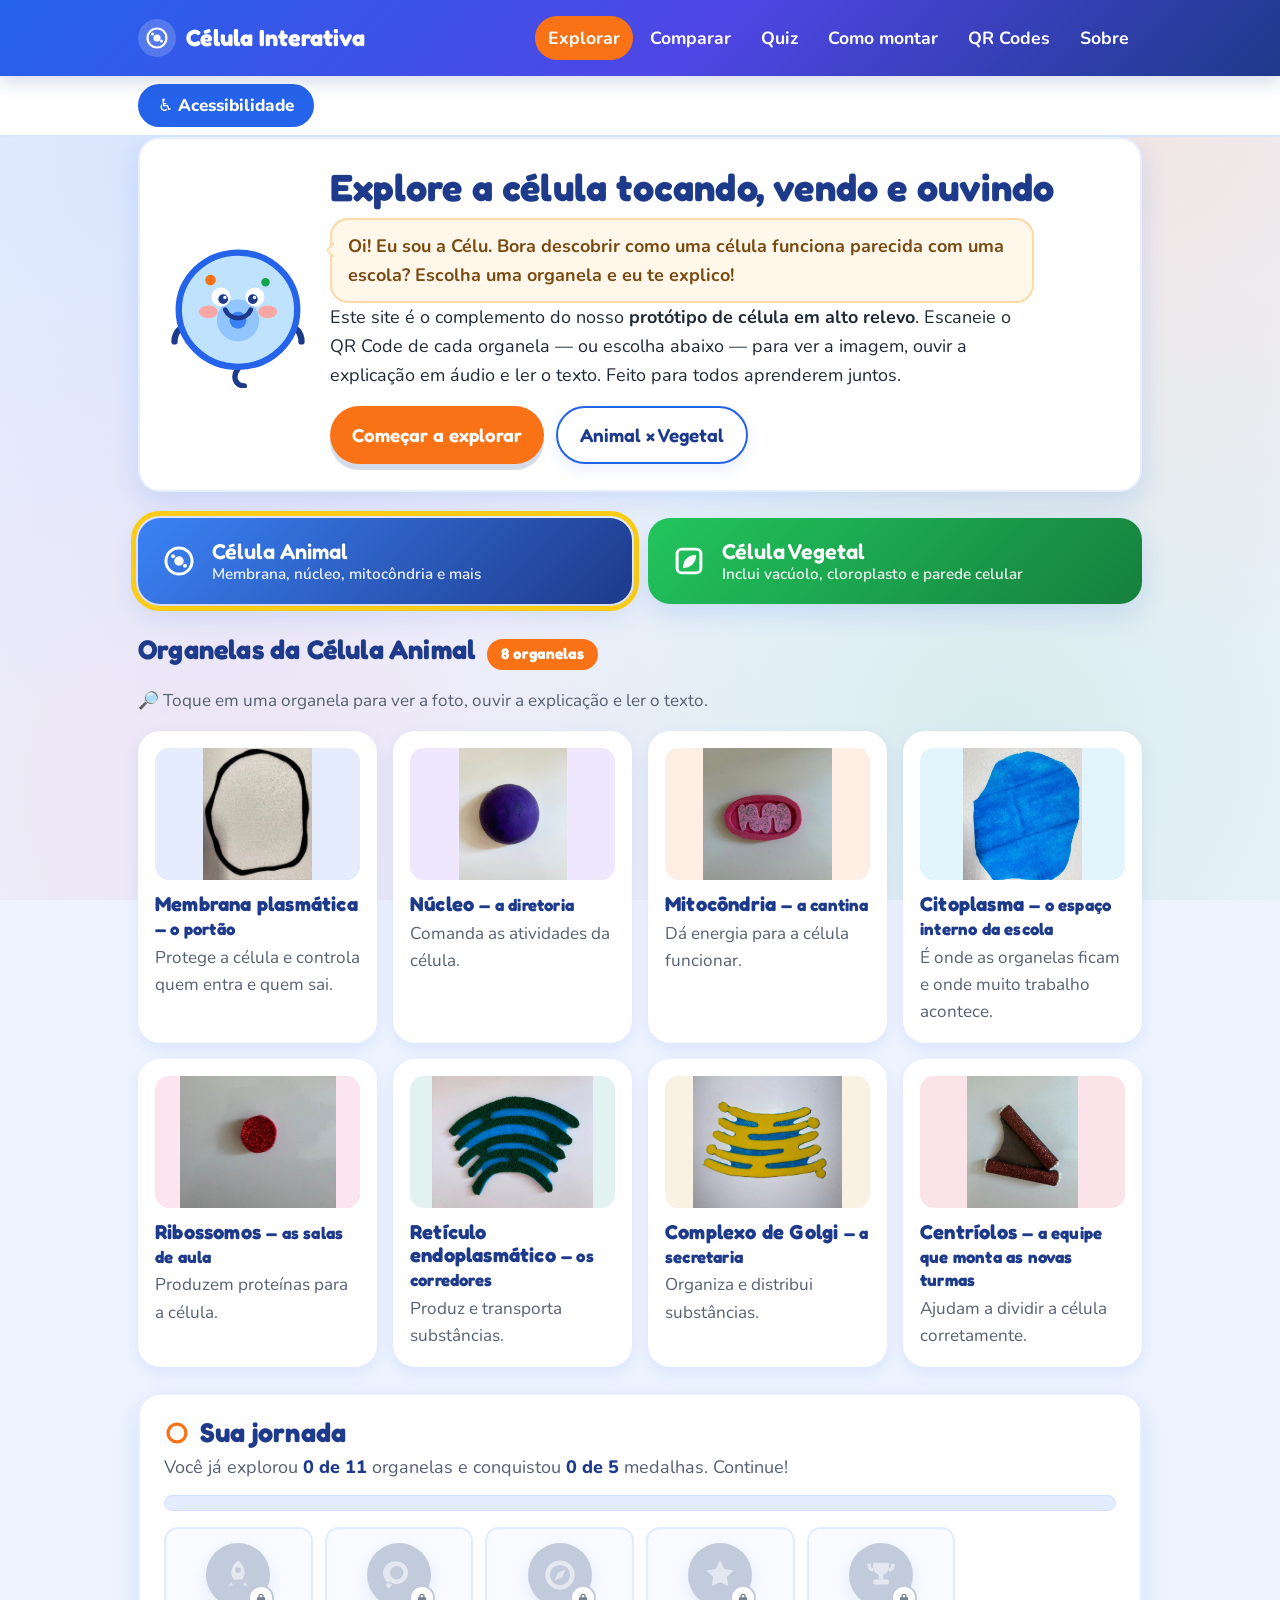
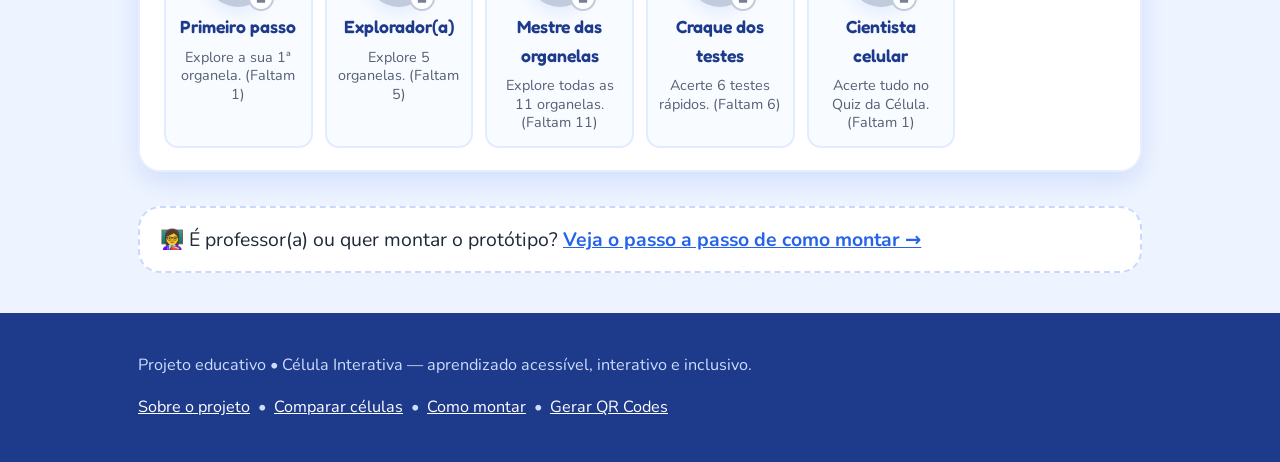
<file: index.html>
<!DOCTYPE html>
<html lang="pt-BR">
<head>
  <meta charset="UTF-8">
  <meta name="viewport" content="width=device-width, initial-scale=1.0">
  <title>Célula Interativa • Aprenda tocando, vendo e ouvindo</title>
  <meta name="description" content="Site interativo e acessível sobre as organelas das células animal e vegetal, para o 6º ano. Complemento do protótipo de célula em alto relevo.">
  <meta name="theme-color" content="#2563EB">
  <script>
    /* Aplica a acessibilidade salva ANTES de a página aparecer (evita piscar). */
    try {
      var _p = JSON.parse(localStorage.getItem('celulas_a11y')) || {};
      var _d = document.documentElement;
      if (_p.fonte) _d.style.setProperty('--font-scale', _p.fonte);
      if (_p.contraste) _d.classList.add('hc');
      if (_p.escuro) _d.classList.add('escuro');
      if (_p.fonteLegivel) _d.classList.add('fonte-legivel');
      if (_p.menosAnima) _d.classList.add('menos-anima');
      if (_p.realce) _d.classList.add('realce');
    } catch (e) {}
  </script>
  <link rel="manifest" href="manifest.webmanifest">
  <link rel="icon" href="assets/icon.svg" type="image/svg+xml">
  <link rel="apple-touch-icon" href="assets/icon.svg">
  <link rel="preconnect" href="https://fonts.googleapis.com">
  <link rel="preconnect" href="https://fonts.gstatic.com" crossorigin>
  <link href="https://fonts.googleapis.com/css2?family=Fredoka:wght@400;500;600;700&family=Nunito:wght@400;600;700;800&display=swap" rel="stylesheet">
  <link rel="stylesheet" href="css/style.css">
</head>
<body>
  <a href="#conteudo" class="skip-link">Pular para o conteúdo</a>

  <header class="topo">
    <div class="conteiner topo-inner">
      <a href="index.html" class="logo"><span class="bolha" aria-hidden="true"><svg viewBox="0 0 24 24" fill="currentColor" focusable="false"><circle cx="12" cy="12" r="9.5" fill="none" stroke="currentColor" stroke-width="2.2"/><circle cx="12" cy="12" r="3.6"/><circle cx="7.5" cy="8" r="1.5"/><circle cx="16.5" cy="15" r="1.5"/></svg></span> Célula Interativa</a>
      <nav class="menu" aria-label="Menu principal">
        <a href="index.html">Explorar</a>
        <a href="comparar.html">Comparar</a>
        <a href="quiz.html">Quiz</a>
        <a href="tutorial.html">Como montar</a>
        <a href="qrcodes.html">QR Codes</a>
        <a href="sobre.html">Sobre</a>
      </nav>
    </div>
  </header>

  <div id="a11y-bar"></div>

  <main id="conteudo" class="conteiner">
    <section class="hero">
      <div class="hero-mascote">
        <div class="mascote" id="mascote-hero"></div>
        <div class="hero-texto">
          <h1>Explore a célula tocando, vendo e ouvindo</h1>
          <p class="balao">Oi! Eu sou a <strong>Célu</strong>. Bora descobrir como uma célula
            funciona parecida com uma escola? Escolha uma organela e eu te explico!</p>
          <p>
            Este site é o complemento do nosso <strong>protótipo de célula em alto relevo</strong>.
            Escaneie o QR Code de cada organela — ou escolha abaixo — para ver a imagem, ouvir a
            explicação em áudio e ler o texto. Feito para todos aprenderem juntos.
          </p>
          <div class="acoes-hero">
            <a class="btn-pill" href="#explorar">Começar a explorar</a>
            <a class="btn-pill contorno" href="comparar.html">Animal × Vegetal</a>
          </div>
        </div>
      </div>
    </section>

    <section class="seletor-celula" id="explorar" role="group" aria-label="Escolha o tipo de célula">
      <button class="card-celula animal" data-tipo="animal" aria-pressed="true" data-falar="Ver as organelas da célula animal">
        <span class="emoji" aria-hidden="true"><svg viewBox="0 0 64 64" fill="#fff" focusable="false"><circle cx="32" cy="32" r="22" fill="none" stroke="#fff" stroke-width="5"/><circle cx="32" cy="32" r="8"/><circle cx="22" cy="24" r="3.4"/><circle cx="42" cy="40" r="3.4"/></svg></span>
        <span>Célula Animal<small>Membrana, núcleo, mitocôndria e mais</small></span>
      </button>
      <button class="card-celula vegetal" data-tipo="vegetal" aria-pressed="false" data-falar="Ver as organelas da célula vegetal">
        <span class="emoji" aria-hidden="true"><svg viewBox="0 0 64 64" fill="#fff" focusable="false"><rect x="12" y="12" width="40" height="40" rx="8" fill="none" stroke="#fff" stroke-width="5"/><path d="M44 22C30 22 22 30 22 44c12 0 22-8 22-22z"/></svg></span>
        <span>Célula Vegetal<small>Inclui vacúolo, cloroplasto e parede celular</small></span>
      </button>
    </section>

    <div class="titulo-secao" id="titulo-secao"></div>

    <section aria-label="Organelas">
      <p class="dica-home">🔎 Toque em uma organela para ver a foto, ouvir a explicação
        e ler o texto.</p>
      <div class="grade" id="lista-organelas"></div>
    </section>

    <section id="jornada-sec" aria-label="Sua jornada de aprendizado">
      <div class="jornada" id="jornada"></div>
    </section>

    <p class="cta-tutorial">
      👩‍🏫 É professor(a) ou quer montar o protótipo?
      <a href="tutorial.html"><strong>Veja o passo a passo de como montar →</strong></a>
    </p>
  </main>

  <footer class="rodape">
    <div class="conteiner">
      <p>Projeto educativo • Célula Interativa — aprendizado acessível, interativo e inclusivo.</p>
      <p><a href="sobre.html">Sobre o projeto</a> &nbsp;•&nbsp; <a href="comparar.html">Comparar células</a> &nbsp;•&nbsp; <a href="tutorial.html">Como montar</a> &nbsp;•&nbsp; <a href="qrcodes.html">Gerar QR Codes</a></p>
    </div>
  </footer>

  <script src="data/organelas.js"></script>
  <script src="js/icones.js"></script>
  <script src="js/progresso.js"></script>
  <script src="js/tts.js"></script>
  <script src="js/ler-ao-passar.js"></script>
  <script src="js/a11y.js"></script>
  <script src="js/comum.js"></script>
  <script src="js/main.js"></script>
</body>
</html>
</file>
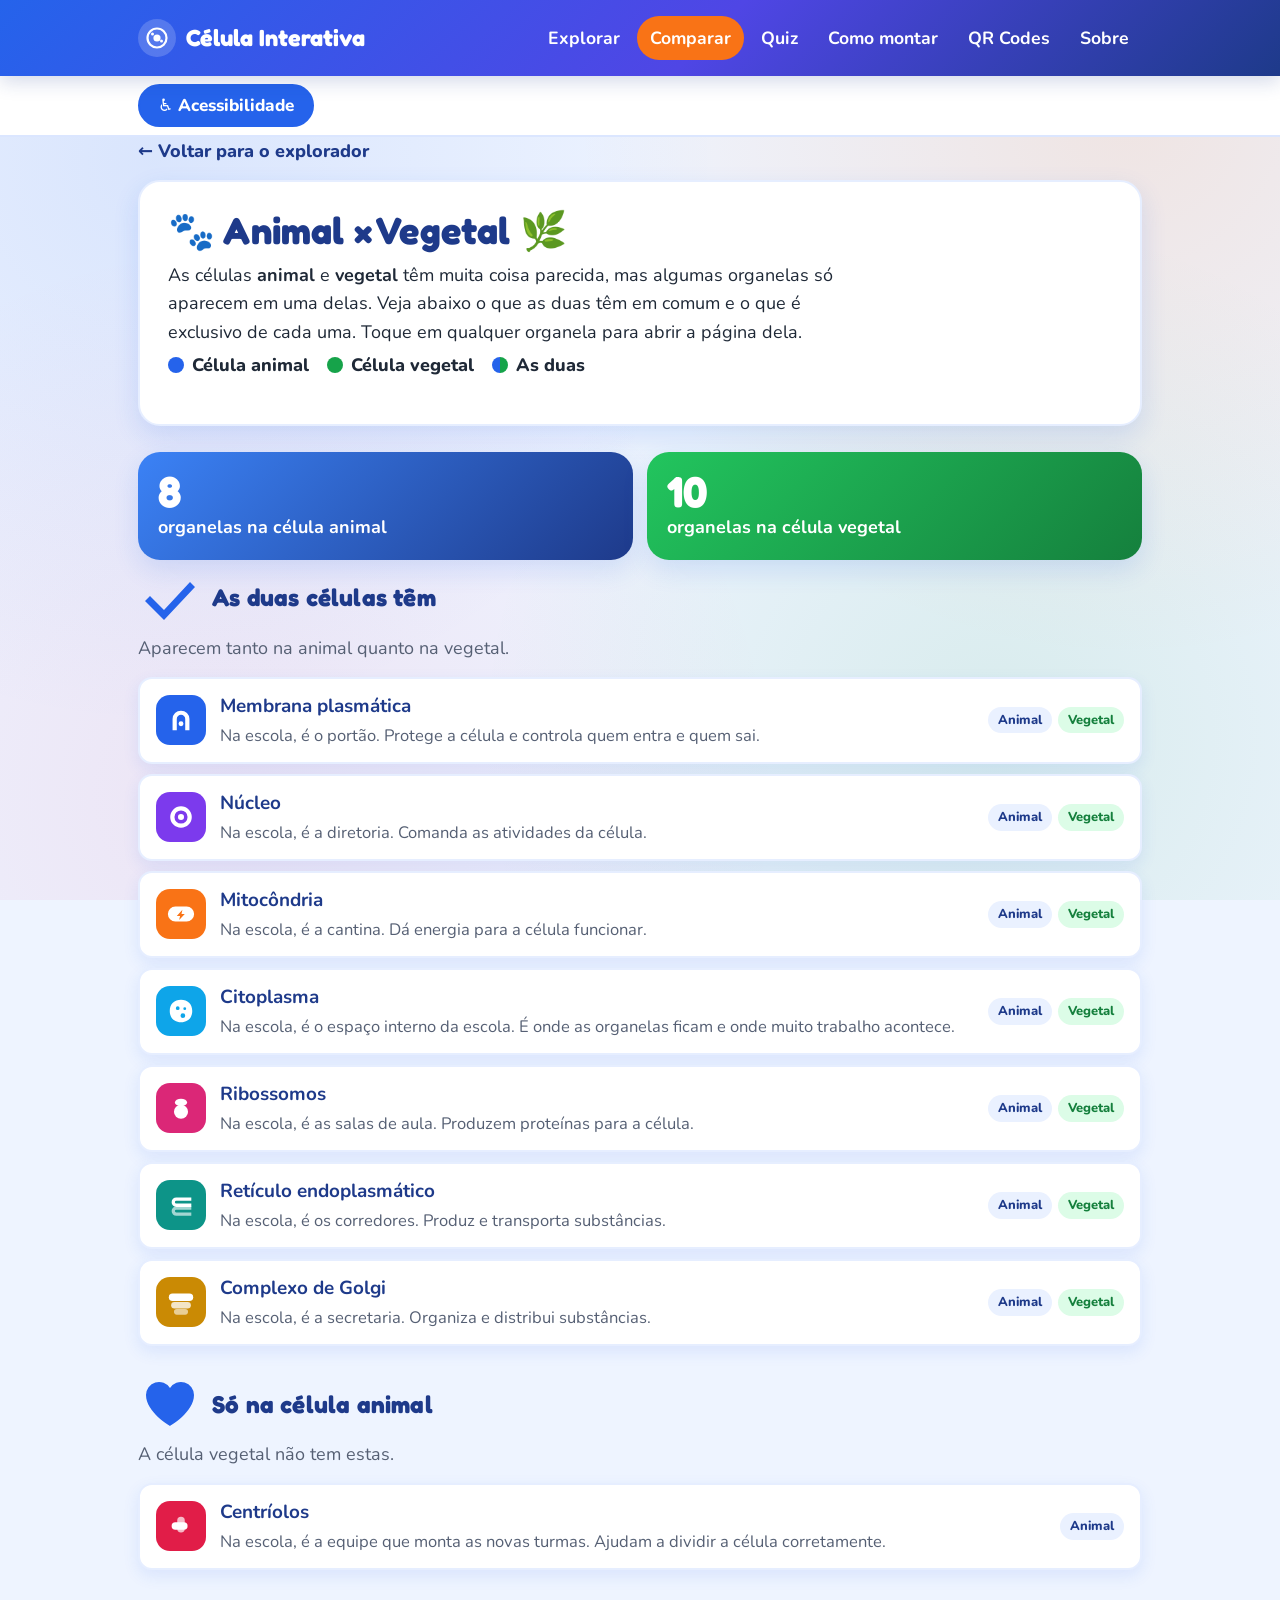
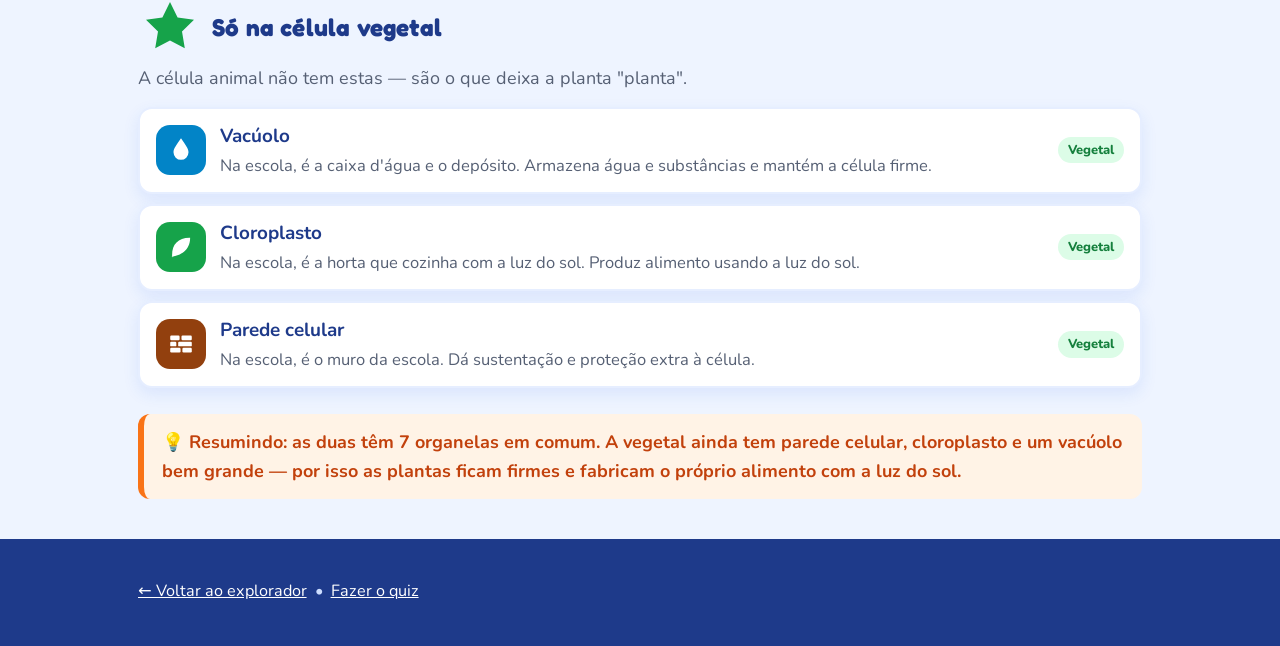
<file: comparar.html>
<!DOCTYPE html>
<html lang="pt-BR">
<head>
  <meta charset="UTF-8">
  <meta name="viewport" content="width=device-width, initial-scale=1.0">
  <title>Animal × Vegetal • Célula Interativa</title>
  <meta name="description" content="Compare a célula animal e a célula vegetal: o que as duas têm em comum e o que é exclusivo de cada uma.">
  <meta name="theme-color" content="#2563EB">
  <script>
    /* Aplica a acessibilidade salva ANTES de a página aparecer (evita piscar). */
    try {
      var _p = JSON.parse(localStorage.getItem('celulas_a11y')) || {};
      var _d = document.documentElement;
      if (_p.fonte) _d.style.setProperty('--font-scale', _p.fonte);
      if (_p.contraste) _d.classList.add('hc');
      if (_p.escuro) _d.classList.add('escuro');
      if (_p.fonteLegivel) _d.classList.add('fonte-legivel');
      if (_p.menosAnima) _d.classList.add('menos-anima');
      if (_p.realce) _d.classList.add('realce');
    } catch (e) {}
  </script>
  <link rel="manifest" href="manifest.webmanifest">
  <link rel="icon" href="assets/icon.svg" type="image/svg+xml">
  <link rel="apple-touch-icon" href="assets/icon.svg">
  <link rel="preconnect" href="https://fonts.googleapis.com">
  <link rel="preconnect" href="https://fonts.gstatic.com" crossorigin>
  <link href="https://fonts.googleapis.com/css2?family=Fredoka:wght@400;500;600;700&family=Nunito:wght@400;600;700;800&display=swap" rel="stylesheet">
  <link rel="stylesheet" href="css/style.css">
</head>
<body>
  <a href="#conteudo" class="skip-link">Pular para o conteúdo</a>

  <header class="topo">
    <div class="conteiner topo-inner">
      <a href="index.html" class="logo"><span class="bolha" aria-hidden="true"><svg viewBox="0 0 24 24" fill="currentColor" focusable="false"><circle cx="12" cy="12" r="9.5" fill="none" stroke="currentColor" stroke-width="2.2"/><circle cx="12" cy="12" r="3.6"/><circle cx="7.5" cy="8" r="1.5"/><circle cx="16.5" cy="15" r="1.5"/></svg></span> Célula Interativa</a>
      <nav class="menu" aria-label="Menu principal">
        <a href="index.html">Explorar</a>
        <a href="comparar.html">Comparar</a>
        <a href="quiz.html">Quiz</a>
        <a href="tutorial.html">Como montar</a>
        <a href="qrcodes.html">QR Codes</a>
        <a href="sobre.html">Sobre</a>
      </nav>
    </div>
  </header>

  <div id="a11y-bar"></div>

  <main id="conteudo" class="conteiner">
    <a class="voltar" href="index.html">← Voltar para o explorador</a>

    <div class="hero">
      <h1>🐾 Animal × Vegetal 🌿</h1>
      <p>
        As células <strong>animal</strong> e <strong>vegetal</strong> têm muita coisa parecida,
        mas algumas organelas só aparecem em uma delas. Veja abaixo o que as duas têm em comum
        e o que é exclusivo de cada uma. Toque em qualquer organela para abrir a página dela.
      </p>
      <div class="comparar-legenda" aria-hidden="true">
        <span><span class="bolinha animal"></span> Célula animal</span>
        <span><span class="bolinha vegetal"></span> Célula vegetal</span>
        <span><span class="bolinha ambas"></span> As duas</span>
      </div>
    </div>

    <div id="comparar"><!-- montado por comparar.js --></div>
  </main>

  <footer class="rodape">
    <div class="conteiner">
      <p><a href="index.html">← Voltar ao explorador</a> &nbsp;•&nbsp; <a href="quiz.html">Fazer o quiz</a></p>
    </div>
  </footer>

  <script src="data/organelas.js"></script>
  <script src="js/icones.js"></script>
  <script src="js/tts.js"></script>
  <script src="js/ler-ao-passar.js"></script>
  <script src="js/a11y.js"></script>
  <script src="js/comum.js"></script>
  <script src="js/comparar.js"></script>
</body>
</html>
</file>
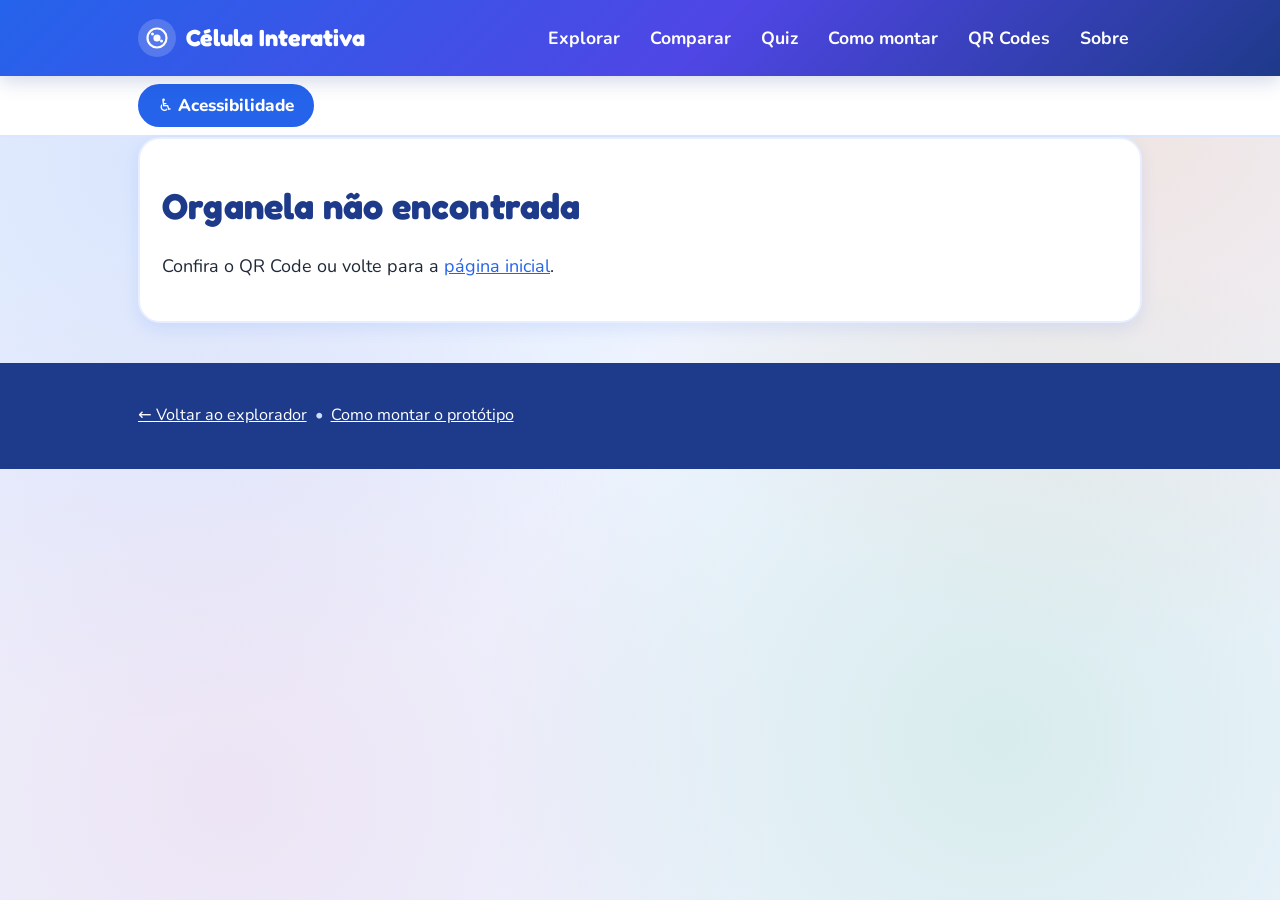
<file: organela.html>
<!DOCTYPE html>
<html lang="pt-BR">
<head>
  <meta charset="UTF-8">
  <meta name="viewport" content="width=device-width, initial-scale=1.0">
  <title>Organela • Célula Interativa</title>
  <meta name="description" content="Página da organela: imagem 3D, explicação em áudio, analogia da escola, função e mini-quiz.">
  <meta name="theme-color" content="#2563EB">
  <script>
    /* Aplica a acessibilidade salva ANTES de a página aparecer (evita piscar). */
    try {
      var _p = JSON.parse(localStorage.getItem('celulas_a11y')) || {};
      var _d = document.documentElement;
      if (_p.fonte) _d.style.setProperty('--font-scale', _p.fonte);
      if (_p.contraste) _d.classList.add('hc');
      if (_p.escuro) _d.classList.add('escuro');
      if (_p.fonteLegivel) _d.classList.add('fonte-legivel');
      if (_p.menosAnima) _d.classList.add('menos-anima');
      if (_p.realce) _d.classList.add('realce');
    } catch (e) {}
  </script>
  <link rel="manifest" href="manifest.webmanifest">
  <link rel="icon" href="assets/icon.svg" type="image/svg+xml">
  <link rel="apple-touch-icon" href="assets/icon.svg">
  <link rel="preconnect" href="https://fonts.googleapis.com">
  <link rel="preconnect" href="https://fonts.gstatic.com" crossorigin>
  <link href="https://fonts.googleapis.com/css2?family=Fredoka:wght@400;500;600;700&family=Nunito:wght@400;600;700;800&display=swap" rel="stylesheet">
  <link rel="stylesheet" href="css/style.css">
</head>
<body>
  <a href="#conteudo" class="skip-link">Pular para o conteúdo</a>

  <header class="topo">
    <div class="conteiner topo-inner">
      <a href="index.html" class="logo"><span class="bolha" aria-hidden="true"><svg viewBox="0 0 24 24" fill="currentColor" focusable="false"><circle cx="12" cy="12" r="9.5" fill="none" stroke="currentColor" stroke-width="2.2"/><circle cx="12" cy="12" r="3.6"/><circle cx="7.5" cy="8" r="1.5"/><circle cx="16.5" cy="15" r="1.5"/></svg></span> Célula Interativa</a>
      <nav class="menu" aria-label="Menu principal">
        <a href="index.html">Explorar</a>
        <a href="comparar.html">Comparar</a>
        <a href="quiz.html">Quiz</a>
        <a href="tutorial.html">Como montar</a>
        <a href="qrcodes.html">QR Codes</a>
        <a href="sobre.html">Sobre</a>
      </nav>
    </div>
  </header>

  <div id="a11y-bar"></div>

  <main id="conteudo" class="conteiner">
    <div id="organela"><!-- montado por organela.js a partir do ?id= da URL --></div>
  </main>

  <footer class="rodape">
    <div class="conteiner">
      <p><a href="index.html">← Voltar ao explorador</a> &nbsp;•&nbsp; <a href="tutorial.html">Como montar o protótipo</a></p>
    </div>
  </footer>

  <script src="data/organelas.js"></script>
  <script src="js/icones.js"></script>
  <script src="js/progresso.js"></script>
  <script src="js/tts.js"></script>
  <script src="js/ler-ao-passar.js"></script>
  <script src="js/a11y.js"></script>
  <script src="js/comum.js"></script>
  <script src="js/organela.js"></script>
</body>
</html>
</file>
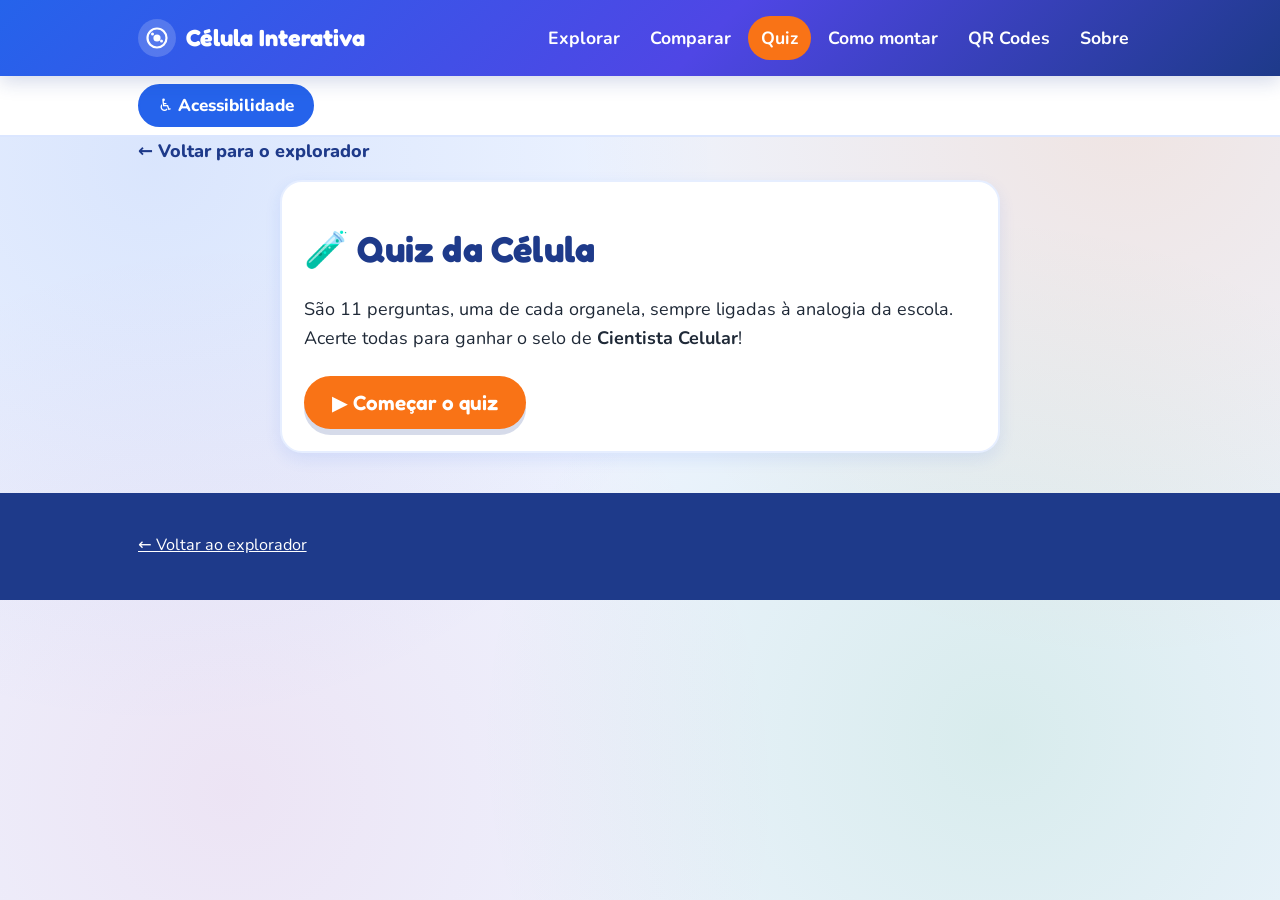
<file: quiz.html>
<!DOCTYPE html>
<html lang="pt-BR">
<head>
  <meta charset="UTF-8">
  <meta name="viewport" content="width=device-width, initial-scale=1.0">
  <title>Quiz da Célula • Célula Interativa</title>
  <meta name="description" content="Quiz com uma pergunta de cada organela. Acerte todas e ganhe o selo de Cientista Celular.">
  <meta name="theme-color" content="#2563EB">
  <script>
    /* Aplica a acessibilidade salva ANTES de a página aparecer (evita piscar). */
    try {
      var _p = JSON.parse(localStorage.getItem('celulas_a11y')) || {};
      var _d = document.documentElement;
      if (_p.fonte) _d.style.setProperty('--font-scale', _p.fonte);
      if (_p.contraste) _d.classList.add('hc');
      if (_p.escuro) _d.classList.add('escuro');
      if (_p.fonteLegivel) _d.classList.add('fonte-legivel');
      if (_p.menosAnima) _d.classList.add('menos-anima');
      if (_p.realce) _d.classList.add('realce');
    } catch (e) {}
  </script>
  <link rel="manifest" href="manifest.webmanifest">
  <link rel="icon" href="assets/icon.svg" type="image/svg+xml">
  <link rel="apple-touch-icon" href="assets/icon.svg">
  <link rel="preconnect" href="https://fonts.googleapis.com">
  <link rel="preconnect" href="https://fonts.gstatic.com" crossorigin>
  <link href="https://fonts.googleapis.com/css2?family=Fredoka:wght@400;500;600;700&family=Nunito:wght@400;600;700;800&display=swap" rel="stylesheet">
  <link rel="stylesheet" href="css/style.css">
</head>
<body>
  <a href="#conteudo" class="skip-link">Pular para o conteúdo</a>

  <header class="topo">
    <div class="conteiner topo-inner">
      <a href="index.html" class="logo"><span class="bolha" aria-hidden="true"><svg viewBox="0 0 24 24" fill="currentColor" focusable="false"><circle cx="12" cy="12" r="9.5" fill="none" stroke="currentColor" stroke-width="2.2"/><circle cx="12" cy="12" r="3.6"/><circle cx="7.5" cy="8" r="1.5"/><circle cx="16.5" cy="15" r="1.5"/></svg></span> Célula Interativa</a>
      <nav class="menu" aria-label="Menu principal">
        <a href="index.html">Explorar</a>
        <a href="comparar.html">Comparar</a>
        <a href="quiz.html">Quiz</a>
        <a href="tutorial.html">Como montar</a>
        <a href="qrcodes.html">QR Codes</a>
        <a href="sobre.html">Sobre</a>
      </nav>
    </div>
  </header>

  <div id="a11y-bar"></div>

  <main id="conteudo" class="conteiner">
    <a class="voltar" href="index.html">← Voltar para o explorador</a>
    <div id="quiz-app"><!-- montado por quiz.js --></div>
  </main>

  <footer class="rodape">
    <div class="conteiner">
      <p><a href="index.html">← Voltar ao explorador</a></p>
    </div>
  </footer>

  <script src="data/organelas.js"></script>
  <script src="js/icones.js"></script>
  <script src="js/progresso.js"></script>
  <script src="js/tts.js"></script>
  <script src="js/ler-ao-passar.js"></script>
  <script src="js/a11y.js"></script>
  <script src="js/comum.js"></script>
  <script src="js/quiz.js"></script>
</body>
</html>
</file>
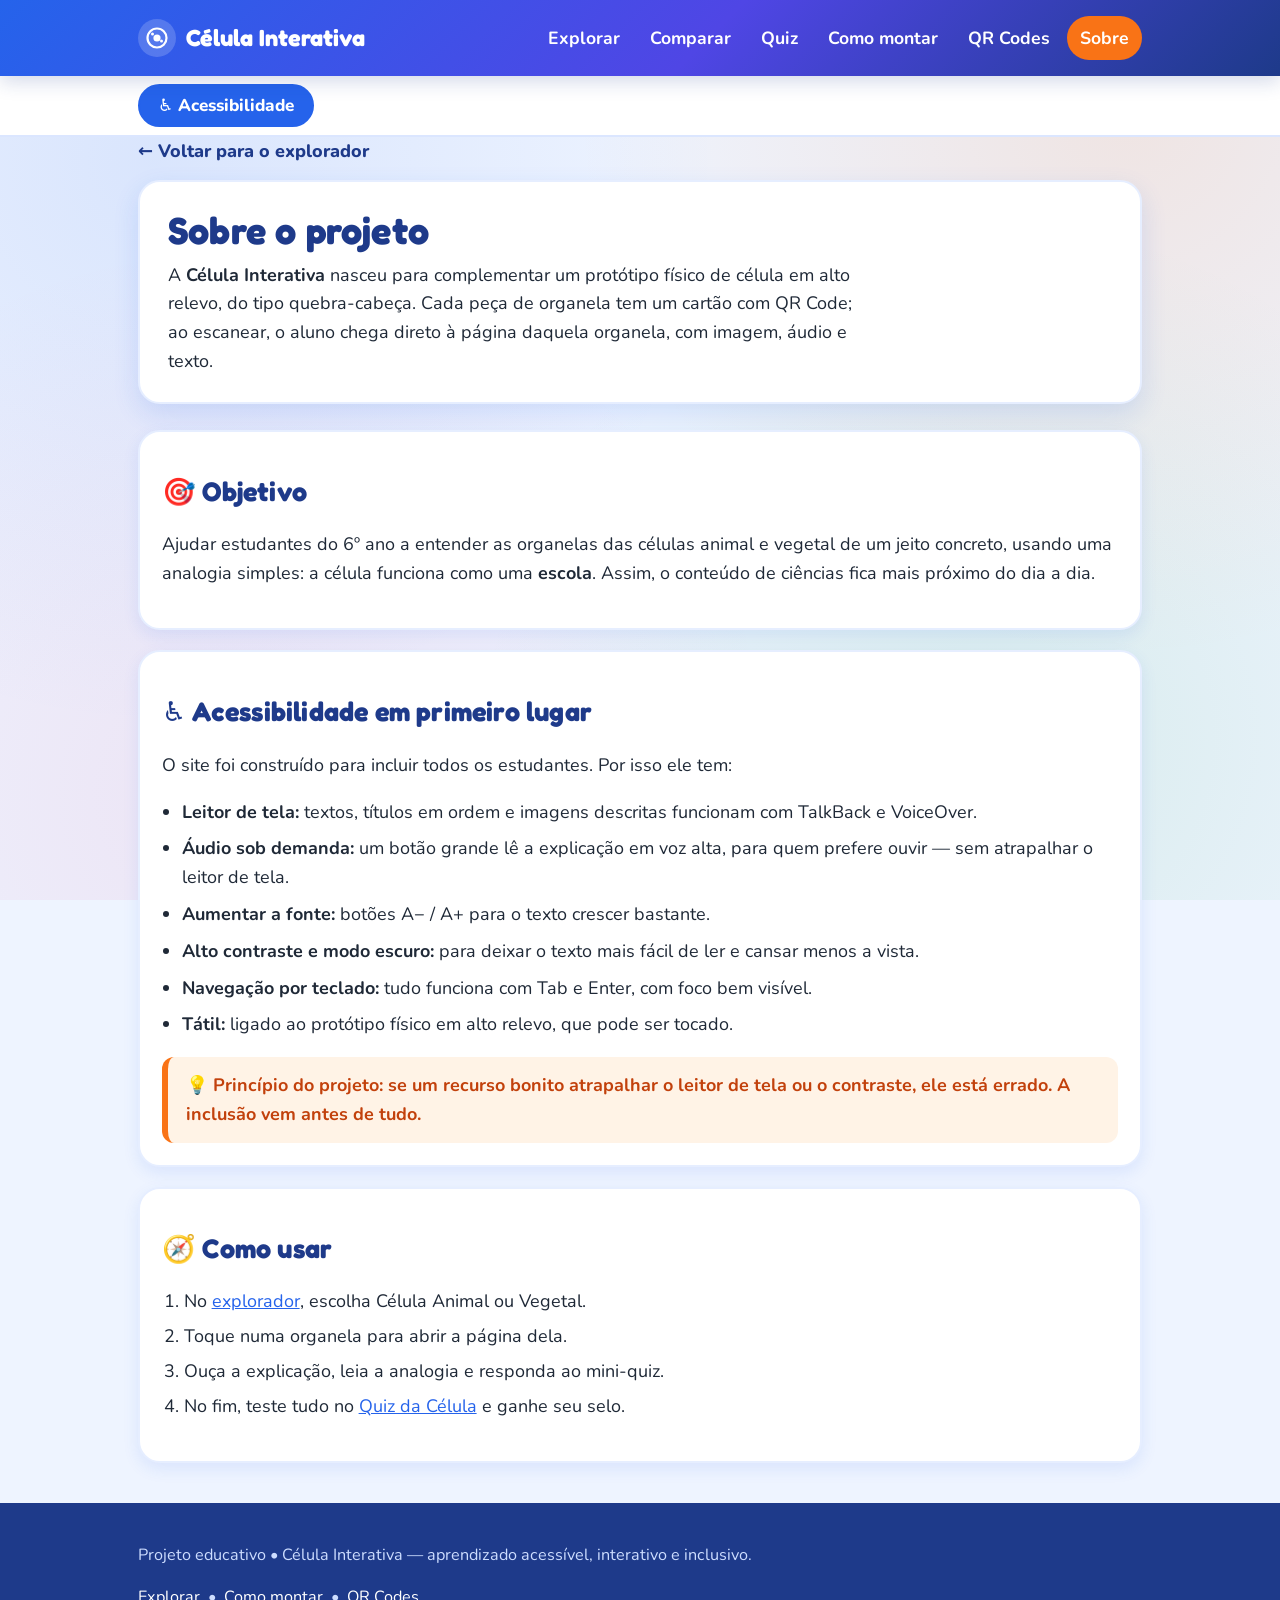
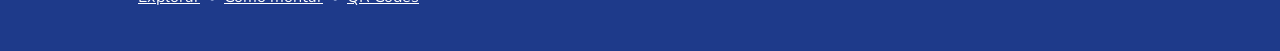
<file: sobre.html>
<!DOCTYPE html>
<html lang="pt-BR">
<head>
  <meta charset="UTF-8">
  <meta name="viewport" content="width=device-width, initial-scale=1.0">
  <title>Sobre o Projeto • Célula Interativa</title>
  <meta name="description" content="O objetivo do projeto Célula Interativa e os recursos de acessibilidade que ele oferece.">
  <meta name="theme-color" content="#2563EB">
  <script>
    /* Aplica a acessibilidade salva ANTES de a página aparecer (evita piscar). */
    try {
      var _p = JSON.parse(localStorage.getItem('celulas_a11y')) || {};
      var _d = document.documentElement;
      if (_p.fonte) _d.style.setProperty('--font-scale', _p.fonte);
      if (_p.contraste) _d.classList.add('hc');
      if (_p.escuro) _d.classList.add('escuro');
      if (_p.fonteLegivel) _d.classList.add('fonte-legivel');
      if (_p.menosAnima) _d.classList.add('menos-anima');
      if (_p.realce) _d.classList.add('realce');
    } catch (e) {}
  </script>
  <link rel="manifest" href="manifest.webmanifest">
  <link rel="icon" href="assets/icon.svg" type="image/svg+xml">
  <link rel="apple-touch-icon" href="assets/icon.svg">
  <link rel="preconnect" href="https://fonts.googleapis.com">
  <link rel="preconnect" href="https://fonts.gstatic.com" crossorigin>
  <link href="https://fonts.googleapis.com/css2?family=Fredoka:wght@400;500;600;700&family=Nunito:wght@400;600;700;800&display=swap" rel="stylesheet">
  <link rel="stylesheet" href="css/style.css">
</head>
<body>
  <a href="#conteudo" class="skip-link">Pular para o conteúdo</a>

  <header class="topo">
    <div class="conteiner topo-inner">
      <a href="index.html" class="logo"><span class="bolha" aria-hidden="true"><svg viewBox="0 0 24 24" fill="currentColor" focusable="false"><circle cx="12" cy="12" r="9.5" fill="none" stroke="currentColor" stroke-width="2.2"/><circle cx="12" cy="12" r="3.6"/><circle cx="7.5" cy="8" r="1.5"/><circle cx="16.5" cy="15" r="1.5"/></svg></span> Célula Interativa</a>
      <nav class="menu" aria-label="Menu principal">
        <a href="index.html">Explorar</a>
        <a href="comparar.html">Comparar</a>
        <a href="quiz.html">Quiz</a>
        <a href="tutorial.html">Como montar</a>
        <a href="qrcodes.html">QR Codes</a>
        <a href="sobre.html">Sobre</a>
      </nav>
    </div>
  </header>

  <div id="a11y-bar"></div>

  <main id="conteudo" class="conteiner">
    <a class="voltar" href="index.html">← Voltar para o explorador</a>

    <div class="hero">
      <h1>Sobre o projeto</h1>
      <p>
        A <strong>Célula Interativa</strong> nasceu para complementar um protótipo físico de
        célula em alto relevo, do tipo quebra-cabeça. Cada peça de organela tem um cartão com
        QR Code; ao escanear, o aluno chega direto à página daquela organela, com imagem,
        áudio e texto.
      </p>
    </div>

    <section class="painel" aria-labelledby="objetivo-titulo">
      <h2 id="objetivo-titulo">🎯 Objetivo</h2>
      <p>
        Ajudar estudantes do 6º ano a entender as organelas das células animal e vegetal de
        um jeito concreto, usando uma analogia simples: a célula funciona como uma
        <strong>escola</strong>. Assim, o conteúdo de ciências fica mais próximo do dia a dia.
      </p>
    </section>

    <section class="painel" aria-labelledby="a11y-titulo">
      <h2 id="a11y-titulo">♿ Acessibilidade em primeiro lugar</h2>
      <p>O site foi construído para incluir todos os estudantes. Por isso ele tem:</p>
      <ul class="lista-recursos">
        <li><strong>Leitor de tela:</strong> textos, títulos em ordem e imagens descritas funcionam com TalkBack e VoiceOver.</li>
        <li><strong>Áudio sob demanda:</strong> um botão grande lê a explicação em voz alta, para quem prefere ouvir — sem atrapalhar o leitor de tela.</li>
        <li><strong>Aumentar a fonte:</strong> botões A− / A+ para o texto crescer bastante.</li>
        <li><strong>Alto contraste e modo escuro:</strong> para deixar o texto mais fácil de ler e cansar menos a vista.</li>
        <li><strong>Navegação por teclado:</strong> tudo funciona com Tab e Enter, com foco bem visível.</li>
        <li><strong>Tátil:</strong> ligado ao protótipo físico em alto relevo, que pode ser tocado.</li>
      </ul>
      <p class="destaque">
        💡 Princípio do projeto: se um recurso bonito atrapalhar o leitor de tela ou o
        contraste, ele está errado. A inclusão vem antes de tudo.
      </p>
    </section>

    <section class="painel" aria-labelledby="como-titulo">
      <h2 id="como-titulo">🧭 Como usar</h2>
      <ol class="passos-simples">
        <li>No <a href="index.html">explorador</a>, escolha Célula Animal ou Vegetal.</li>
        <li>Toque numa organela para abrir a página dela.</li>
        <li>Ouça a explicação, leia a analogia e responda ao mini-quiz.</li>
        <li>No fim, teste tudo no <a href="quiz.html">Quiz da Célula</a> e ganhe seu selo.</li>
      </ol>
    </section>
  </main>

  <footer class="rodape">
    <div class="conteiner">
      <p>Projeto educativo • Célula Interativa — aprendizado acessível, interativo e inclusivo.</p>
      <p><a href="index.html">Explorar</a> &nbsp;•&nbsp; <a href="tutorial.html">Como montar</a> &nbsp;•&nbsp; <a href="qrcodes.html">QR Codes</a></p>
    </div>
  </footer>

  <script src="data/organelas.js"></script>
  <script src="js/tts.js"></script>
  <script src="js/ler-ao-passar.js"></script>
  <script src="js/a11y.js"></script>
  <script src="js/comum.js"></script>
</body>
</html>
</file>
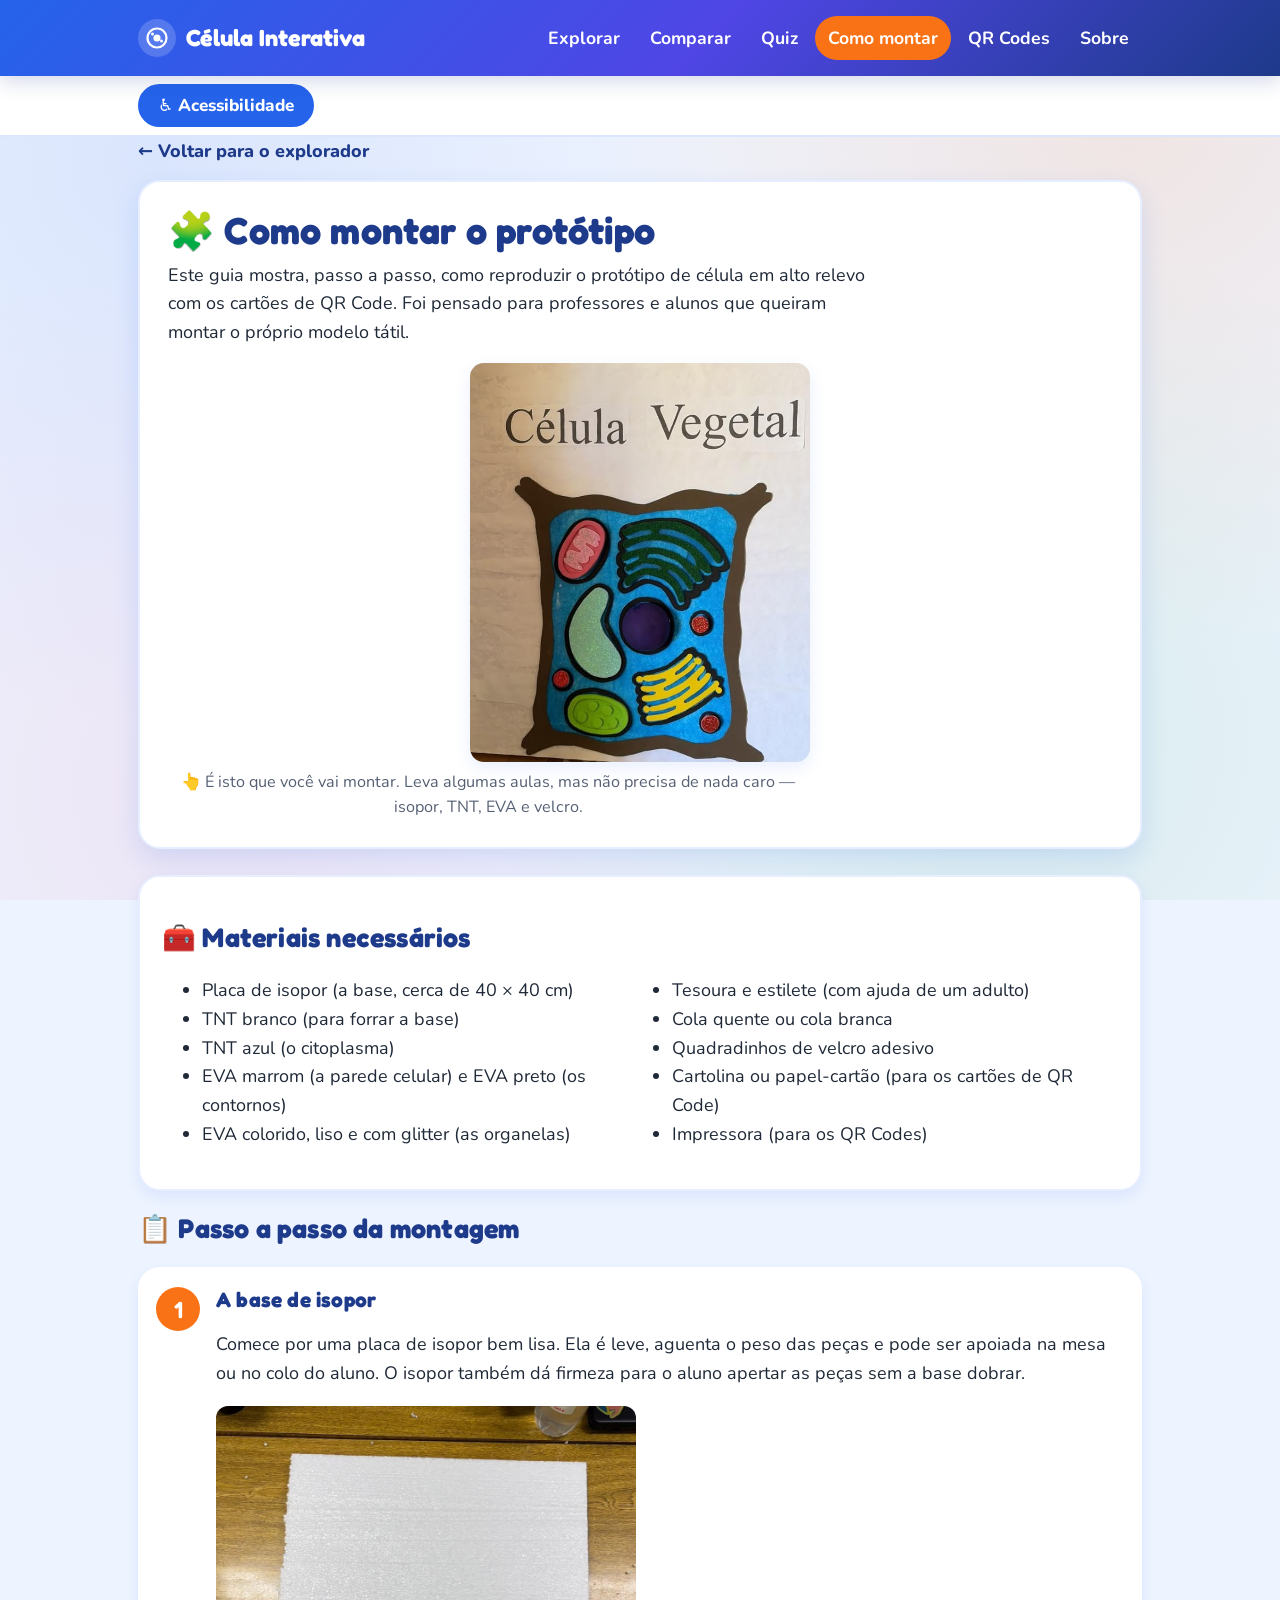
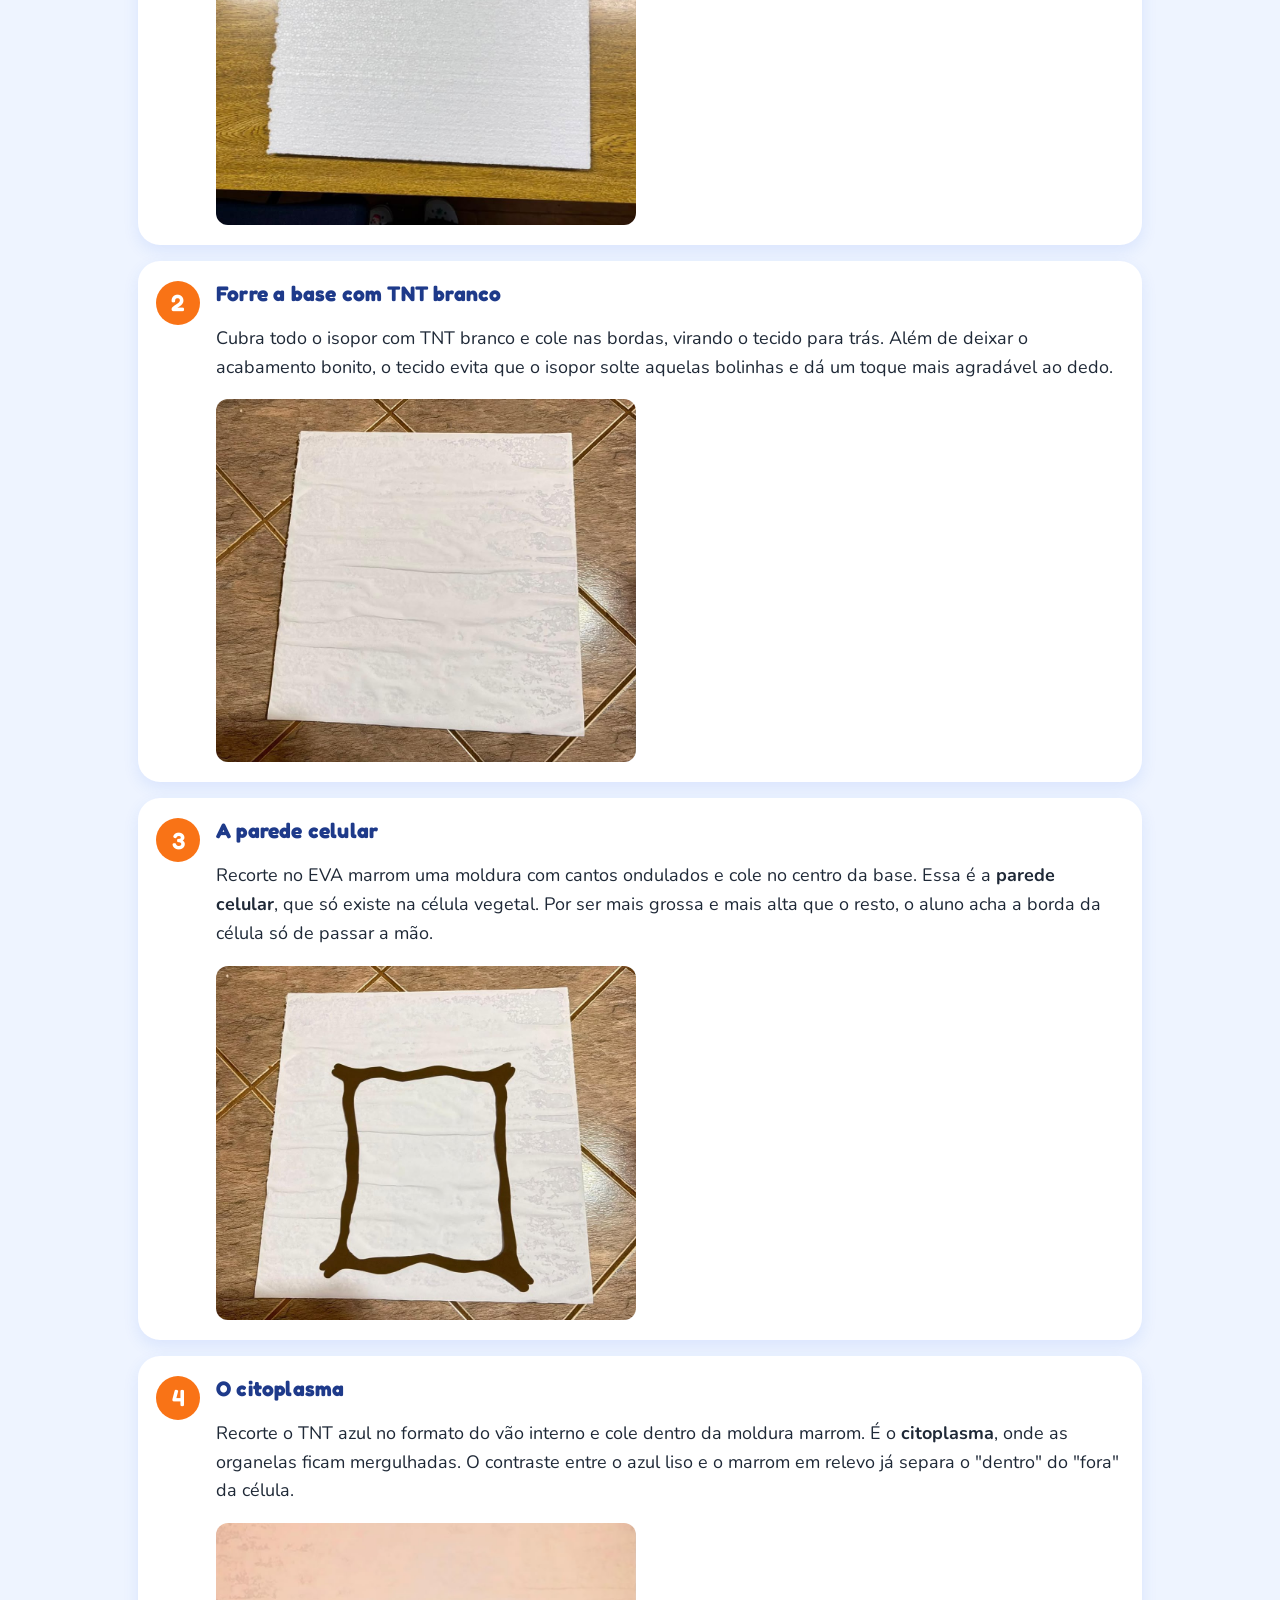
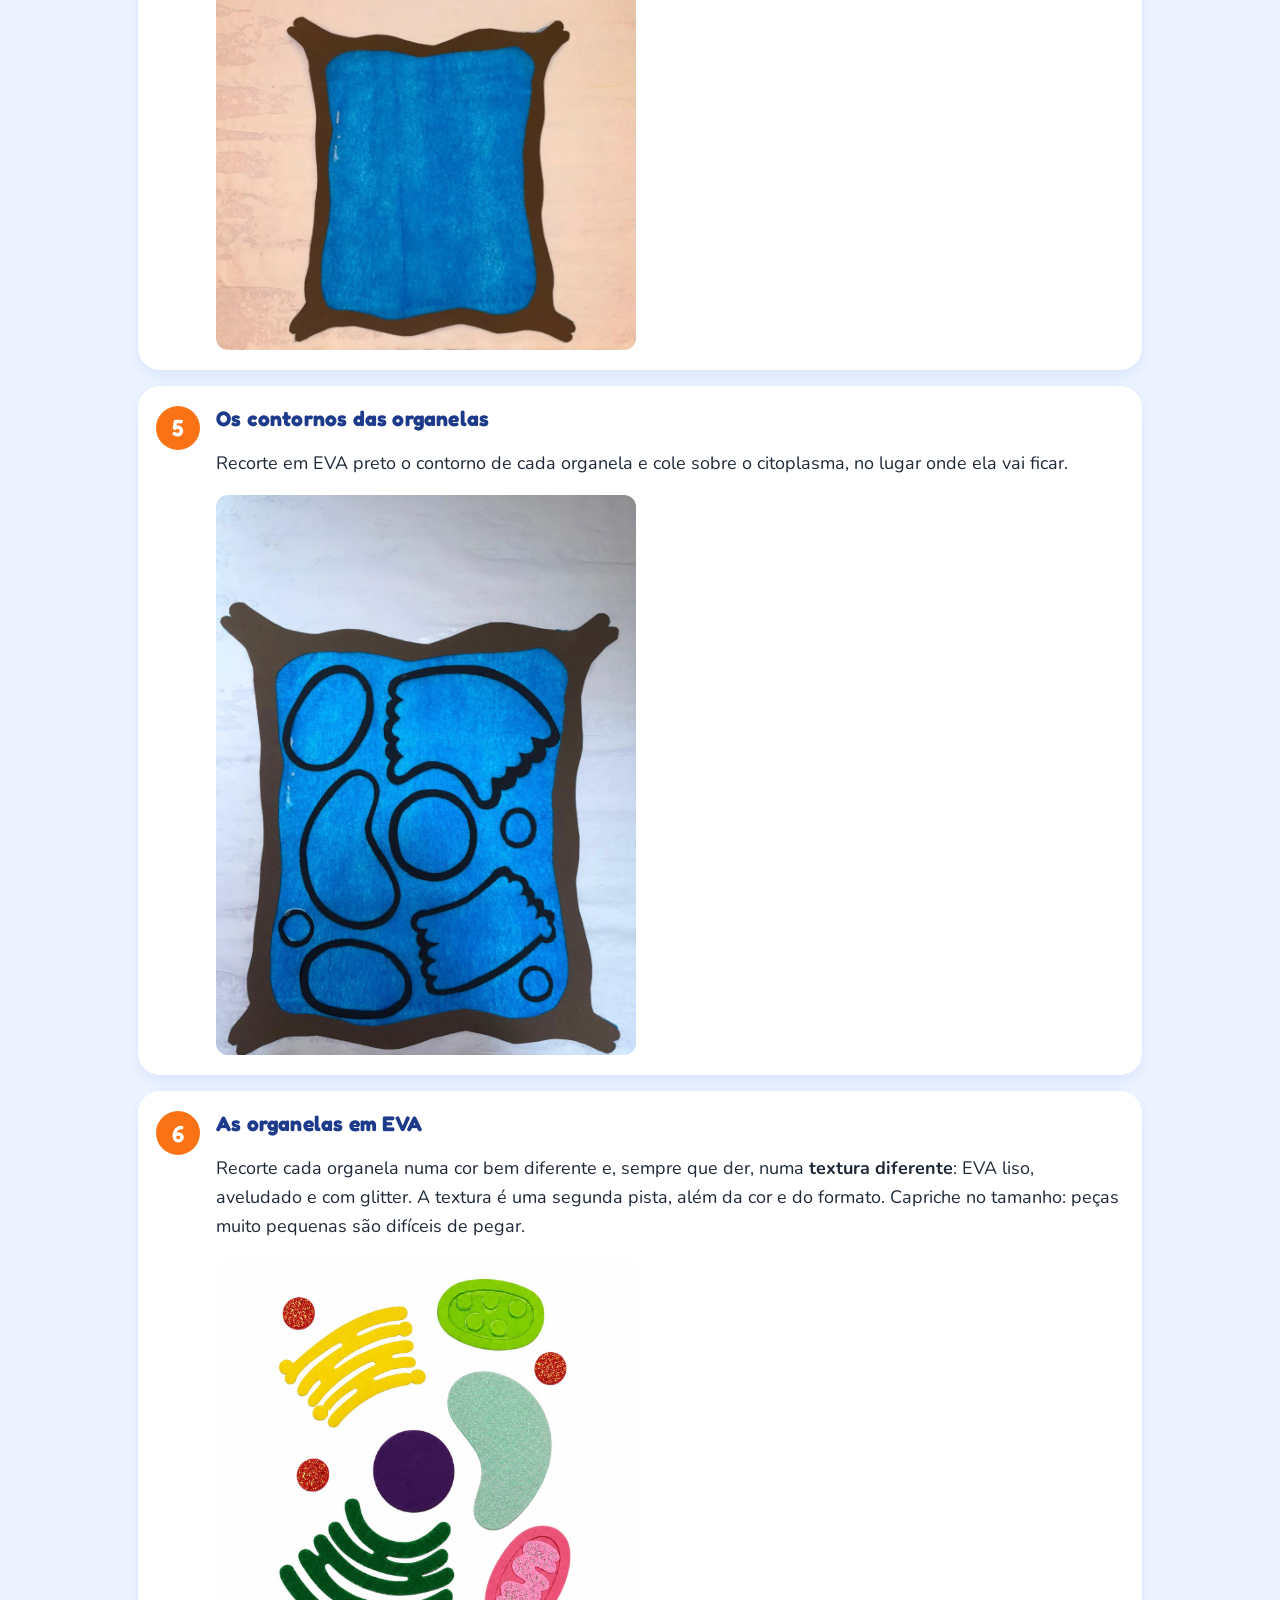
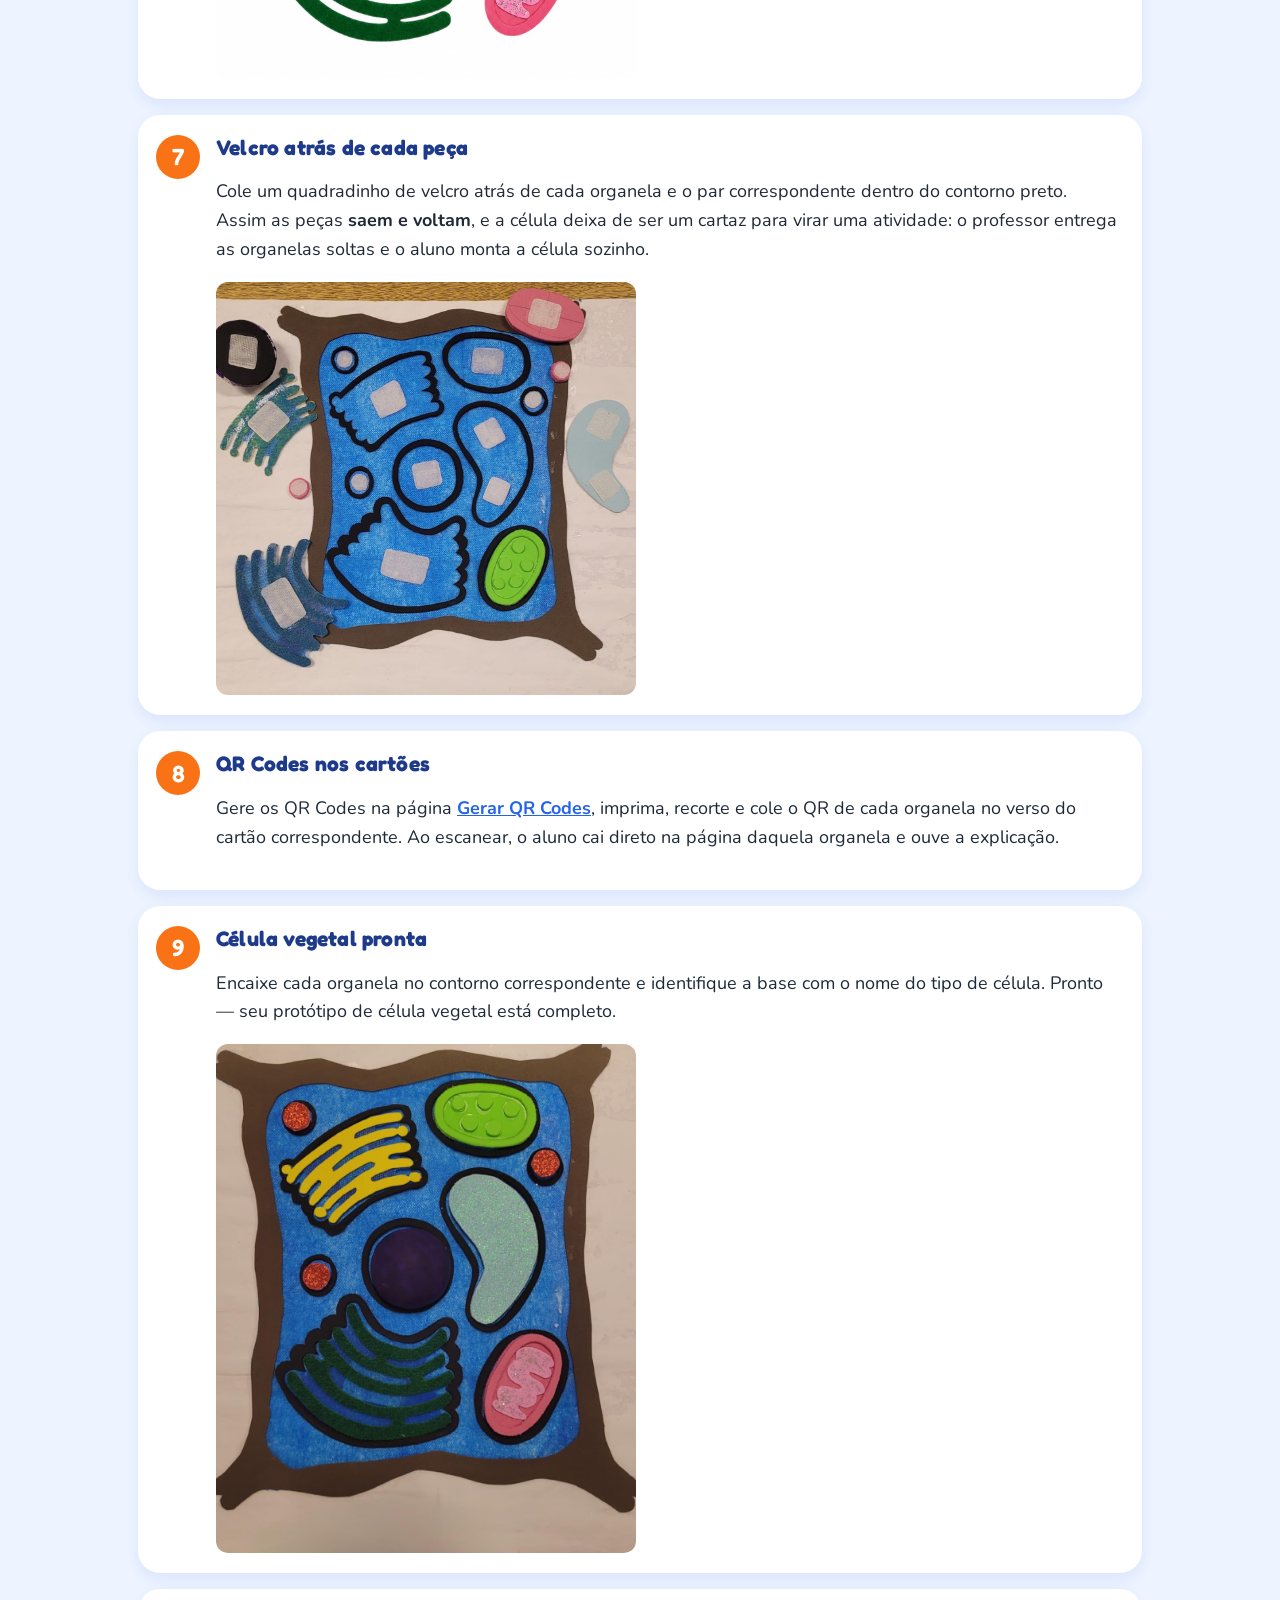
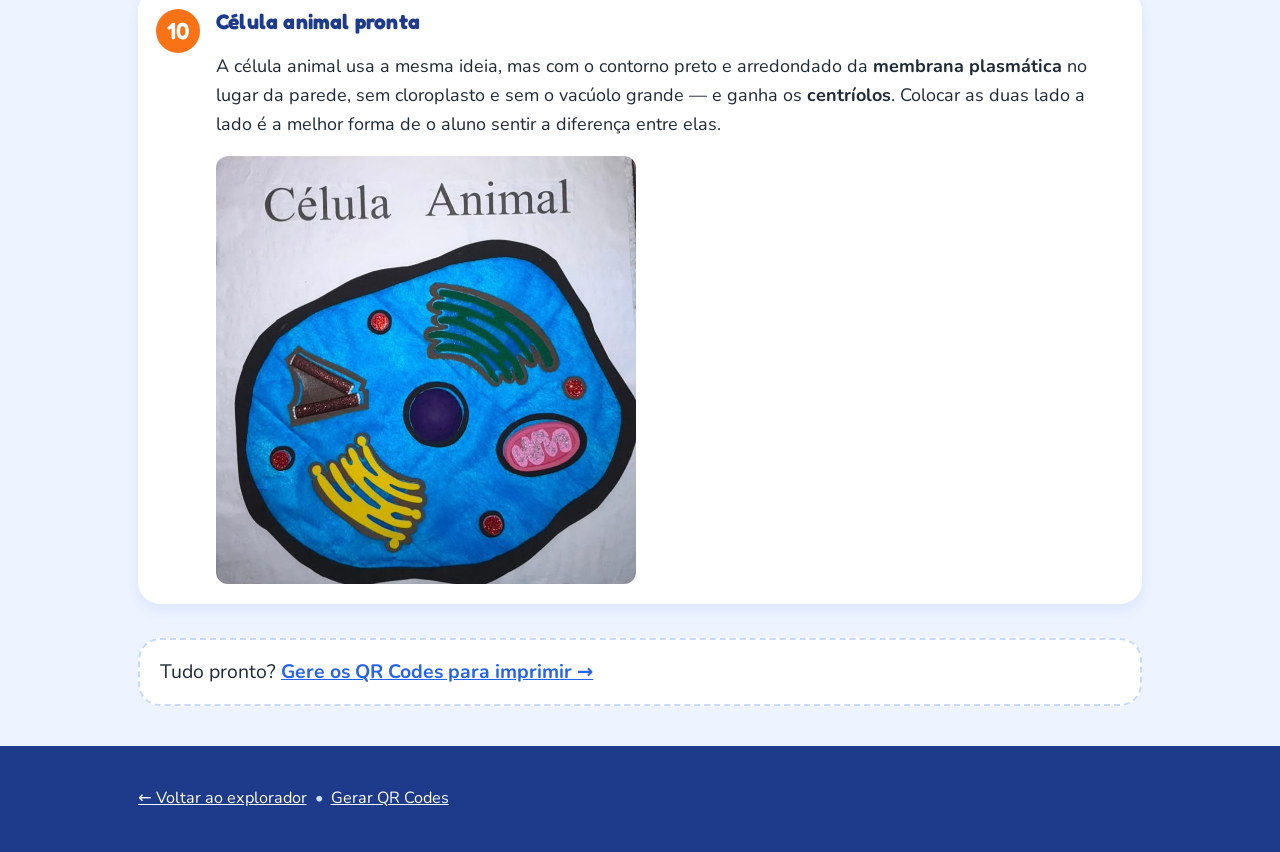
<file: tutorial.html>
<!DOCTYPE html>
<html lang="pt-BR">
<head>
  <meta charset="UTF-8">
  <meta name="viewport" content="width=device-width, initial-scale=1.0">
  <title>Como Montar o Protótipo • Célula Interativa</title>
  <meta name="description" content="Passo a passo acessível para montar o protótipo de célula em alto relevo com QR Codes.">
  <meta name="theme-color" content="#2563EB">
  <script>
    /* Aplica a acessibilidade salva ANTES de a página aparecer (evita piscar). */
    try {
      var _p = JSON.parse(localStorage.getItem('celulas_a11y')) || {};
      var _d = document.documentElement;
      if (_p.fonte) _d.style.setProperty('--font-scale', _p.fonte);
      if (_p.contraste) _d.classList.add('hc');
      if (_p.escuro) _d.classList.add('escuro');
      if (_p.fonteLegivel) _d.classList.add('fonte-legivel');
      if (_p.menosAnima) _d.classList.add('menos-anima');
      if (_p.realce) _d.classList.add('realce');
    } catch (e) {}
  </script>
  <link rel="manifest" href="manifest.webmanifest">
  <link rel="icon" href="assets/icon.svg" type="image/svg+xml">
  <link rel="apple-touch-icon" href="assets/icon.svg">
  <link rel="preconnect" href="https://fonts.googleapis.com">
  <link rel="preconnect" href="https://fonts.gstatic.com" crossorigin>
  <link href="https://fonts.googleapis.com/css2?family=Fredoka:wght@400;500;600;700&family=Nunito:wght@400;600;700;800&display=swap" rel="stylesheet">
  <link rel="stylesheet" href="css/style.css">
</head>
<body>
  <a href="#conteudo" class="skip-link">Pular para o conteúdo</a>

  <header class="topo">
    <div class="conteiner topo-inner">
      <a href="index.html" class="logo"><span class="bolha" aria-hidden="true"><svg viewBox="0 0 24 24" fill="currentColor" focusable="false"><circle cx="12" cy="12" r="9.5" fill="none" stroke="currentColor" stroke-width="2.2"/><circle cx="12" cy="12" r="3.6"/><circle cx="7.5" cy="8" r="1.5"/><circle cx="16.5" cy="15" r="1.5"/></svg></span> Célula Interativa</a>
      <nav class="menu" aria-label="Menu principal">
        <a href="index.html">Explorar</a>
        <a href="comparar.html">Comparar</a>
        <a href="quiz.html">Quiz</a>
        <a href="tutorial.html">Como montar</a>
        <a href="qrcodes.html">QR Codes</a>
        <a href="sobre.html">Sobre</a>
      </nav>
    </div>
  </header>

  <div id="a11y-bar"></div>

  <main id="conteudo" class="conteiner">
    <a class="voltar" href="index.html">← Voltar para o explorador</a>
    <div class="hero">
      <h1>🧩 Como montar o protótipo</h1>
      <p>
        Este guia mostra, passo a passo, como reproduzir o protótipo de célula em alto
        relevo com os cartões de QR Code. Foi pensado para professores e alunos que queiram
        montar o próprio modelo tátil.
      </p>
      <img class="foto-resultado" src="img/tutorial-resultado.jpg" onerror="this.remove()"
           alt="O resultado final: a célula vegetal montada e pendurada, com o título Célula Vegetal impresso em letras grandes acima do quadro.">
      <p class="legenda-resultado">👆 É isto que você vai montar. Leva algumas aulas, mas não
        precisa de nada caro — isopor, TNT, EVA e velcro.</p>
    </div>

    <!-- MATERIAIS (conteúdo livre) -->
    <section aria-labelledby="materiais-titulo" class="painel">
      <h2 id="materiais-titulo">🧰 Materiais necessários</h2>
      <ul class="lista-materiais">
        <li>Placa de isopor (a base, cerca de 40 × 40 cm)</li>
        <li>TNT branco (para forrar a base)</li>
        <li>TNT azul (o citoplasma)</li>
        <li>EVA marrom (a parede celular) e EVA preto (os contornos)</li>
        <li>EVA colorido, liso e com glitter (as organelas)</li>
        <li>Tesoura e estilete (com ajuda de um adulto)</li>
        <li>Cola quente ou cola branca</li>
        <li>Quadradinhos de velcro adesivo</li>
        <li>Cartolina ou papel-cartão (para os cartões de QR Code)</li>
        <li>Impressora (para os QR Codes)</li>
      </ul>
    </section>

    <!-- =====================================================================
         BLOCO FÁCIL DE "TRAVAR" DEPOIS (versão premium / kit pago).
         Para transformar em conteúdo premium, basta envolver este bloco numa
         checagem de acesso (ex.: classe .travado que borra o conteúdo e mostra
         um aviso "disponível no kit"). Hoje fica liberado.
         ===================================================================== -->
    <section aria-labelledby="passos-titulo" id="conteudo-premium" class="bloco-premium">
      <h2 id="passos-titulo">📋 Passo a passo da montagem</h2>

      <ol class="passos">
        <li class="passo">
          <h3>A base de isopor</h3>
          <p>
            Comece por uma placa de isopor bem lisa. Ela é leve, aguenta o peso das peças e
            pode ser apoiada na mesa ou no colo do aluno. O isopor também dá firmeza para o
            aluno apertar as peças sem a base dobrar.
          </p>
          <img class="foto-passo" loading="lazy" decoding="async" src="img/tutorial-1-base-isopor.jpg" onerror="this.remove()"
               alt="Placa quadrada de isopor branco sobre uma mesa de madeira, ainda sem nenhum enfeite.">
        </li>

        <li class="passo">
          <h3>Forre a base com TNT branco</h3>
          <p>
            Cubra todo o isopor com TNT branco e cole nas bordas, virando o tecido para trás.
            Além de deixar o acabamento bonito, o tecido evita que o isopor solte aquelas
            bolinhas e dá um toque mais agradável ao dedo.
          </p>
          <img class="foto-passo" loading="lazy" decoding="async" src="img/tutorial-2-tnt-branco.jpg" onerror="this.remove()"
               alt="A mesma placa de isopor, agora forrada com um tecido TNT branco bem esticado.">
        </li>

        <li class="passo">
          <h3>A parede celular</h3>
          <p>
            Recorte no EVA marrom uma moldura com cantos ondulados e cole no centro da base.
            Essa é a <strong>parede celular</strong>, que só existe na célula vegetal. Por ser
            mais grossa e mais alta que o resto, o aluno acha a borda da célula só de passar a
            mão.
          </p>
          <img class="foto-passo" loading="lazy" decoding="async" src="img/tutorial-3-parede-celular.jpg" onerror="this.remove()"
               alt="Moldura de EVA marrom, em formato de quadro com cantos ondulados, colada sobre o tecido branco.">
        </li>

        <li class="passo">
          <h3>O citoplasma</h3>
          <p>
            Recorte o TNT azul no formato do vão interno e cole dentro da moldura marrom. É o
            <strong>citoplasma</strong>, onde as organelas ficam mergulhadas. O contraste entre
            o azul liso e o marrom em relevo já separa o "dentro" do "fora" da célula.
          </p>
          <img class="foto-passo" loading="lazy" decoding="async" src="img/tutorial-4-citoplasma.jpg" onerror="this.remove()"
               alt="Tecido azul preenchendo todo o interior da moldura marrom, formando o citoplasma.">
        </li>

        <li class="passo">
          <h3>Os contornos das organelas</h3>
          <p>
            Recorte em EVA preto o contorno de cada organela e cole sobre o citoplasma, no lugar
            onde ela vai ficar.
          </p>
          <img class="foto-passo" loading="lazy" decoding="async" src="img/tutorial-5-contornos.jpg" onerror="this.remove()"
               alt="Contornos pretos em relevo desenhados sobre o citoplasma azul, marcando o lugar e o formato de cada organela.">
        </li>

        <li class="passo">
          <h3>As organelas em EVA</h3>
          <p>
            Recorte cada organela numa cor bem diferente e, sempre que der, numa
            <strong>textura diferente</strong>: EVA liso, aveludado e com glitter. A textura é
            uma segunda pista, além da cor e do formato. Capriche no tamanho: peças muito pequenas
            são difíceis de pegar.
          </p>
          <img class="foto-passo" loading="lazy" decoding="async" src="img/tutorial-6-organelas.jpg" onerror="this.remove()"
               alt="As organelas recortadas e soltas: complexo de Golgi amarelo, cloroplasto verde, núcleo roxo, vacúolo com glitter, retículo verde-escuro, mitocôndria rosa e ribossomos vermelhos.">
        </li>

        <li class="passo">
          <h3>Velcro atrás de cada peça</h3>
          <p>
            Cole um quadradinho de velcro atrás de cada organela e o par correspondente dentro
            do contorno preto. Assim as peças <strong>saem e voltam</strong>, e a célula deixa
            de ser um cartaz para virar uma atividade: o professor entrega as organelas soltas
            e o aluno monta a célula sozinho.
          </p>
          <img class="foto-passo" loading="lazy" decoding="async" src="img/tutorial-7-velcro.jpg" onerror="this.remove()"
               alt="A célula com várias organelas retiradas, mostrando os quadrados de velcro branco dentro de cada contorno e atrás das peças.">
        </li>

        <li class="passo">
          <h3>QR Codes nos cartões</h3>
          <p>
            Gere os QR Codes na página
            <a href="qrcodes.html"><strong>Gerar QR Codes</strong></a>, imprima, recorte e cole
            o QR de cada organela no verso do cartão correspondente. Ao escanear, o aluno cai
            direto na página daquela organela e ouve a explicação.
          </p>
        </li>

        <li class="passo">
          <h3>Célula vegetal pronta</h3>
          <p>
            Encaixe cada organela no contorno correspondente e identifique a base com o nome do
            tipo de célula. Pronto — seu protótipo de célula vegetal está completo.
          </p>
          <img class="foto-passo" loading="lazy" decoding="async" src="img/tutorial-8-vegetal.jpg" onerror="this.remove()"
               alt="Célula vegetal montada de perto: parede marrom, citoplasma azul e as organelas encaixadas nos contornos pretos — Golgi amarelo, cloroplasto verde, vacúolo com glitter, núcleo roxo, retículo verde-escuro, mitocôndria rosa e ribossomos vermelhos.">
        </li>

        <li class="passo">
          <h3>Célula animal pronta</h3>
          <p>
            A célula animal usa a mesma ideia, mas com o contorno preto e arredondado da
            <strong>membrana plasmática</strong> no lugar da parede, sem cloroplasto e sem o
            vacúolo grande — e ganha os <strong>centríolos</strong>. Colocar as duas lado a
            lado é a melhor forma de o aluno sentir a diferença entre elas.
          </p>
          <img class="foto-passo" loading="lazy" decoding="async" src="img/tutorial-9-animal.jpg" onerror="this.remove()"
               alt="Célula animal montada, com o título Célula Animal impresso acima: contorno preto arredondado, citoplasma azul, núcleo, mitocôndria, retículos, Golgi, ribossomos e centríolos.">
        </li>
      </ol>
    </section>

    <p class="cta-tutorial">
      Tudo pronto? <a href="qrcodes.html"><strong>Gere os QR Codes para imprimir →</strong></a>
    </p>
  </main>

  <footer class="rodape">
    <div class="conteiner">
      <p><a href="index.html">← Voltar ao explorador</a> &nbsp;•&nbsp; <a href="qrcodes.html">Gerar QR Codes</a></p>
    </div>
  </footer>

  <script src="data/organelas.js"></script>
  <script src="js/tts.js"></script>
  <script src="js/ler-ao-passar.js"></script>
  <script src="js/a11y.js"></script>
  <script src="js/comum.js"></script>
</body>
</html>
</file>
<file: css/style.css>
/* =========================================================================
   CÉLULA INTERATIVA — TEMA VISUAL (lúdico e acessível, para o 6º ano)
   -------------------------------------------------------------------------
   Princípio: cores vivas e formas "fofas" para encantar a criança, SEM nunca
   perder a acessibilidade (contraste, foco visível, alto contraste, modo
   escuro, fonte ajustável e respeito a "menos animação").
   ========================================================================= */

:root {
  /* Cores da marca */
  --azul: #2563EB;
  --azul-escuro: #1E3A8A;
  --azul-claro: #EAF1FF;
  --laranja: #F97316;
  --laranja-escuro: #C2410C;
  --verde: #16A34A;
  --verde-escuro: #15803D;
  --roxo: #7C3AED;
  --rosa: #DB2777;
  --amarelo: #FACC15;

  --branco: #FFFFFF;
  --texto: #1F2937;
  --cinza: #566074;          /* contraste suficiente sobre branco (~6:1) */

  /* Forma e profundidade (cara de "adesivo"/sticker, bem arredondada) */
  --raio: 22px;
  --raio-sm: 14px;
  --sombra: 0 10px 26px rgba(37, 99, 235, 0.14);
  --sombra-suave: 0 6px 16px rgba(37, 99, 235, 0.10);
  --sombra-sticker: 0 6px 0 rgba(30, 58, 138, 0.18);

  --fonte-titulo: 'Fredoka', 'Poppins', 'Nunito', system-ui, sans-serif;
  --fonte-corpo: 'Nunito', system-ui, -apple-system, 'Segoe UI', sans-serif;

  --font-scale: 1;           /* alterado pelos botões A- / A+ */
}

* { box-sizing: border-box; }

html { font-size: calc(18px * var(--font-scale)); }

body {
  margin: 0;
  font-family: var(--fonte-corpo);
  color: var(--texto);
  background-color: #EEF4FF;
  /* Fundo lúdico: "bolhas" suaves coloridas (puro CSS, sem mexer no layout). */
  background-image:
    radial-gradient(circle at 12% 18%, rgba(37, 99, 235, 0.10), transparent 42%),
    radial-gradient(circle at 88% 12%, rgba(249, 115, 22, 0.12), transparent 40%),
    radial-gradient(circle at 78% 82%, rgba(22, 163, 74, 0.10), transparent 42%),
    radial-gradient(circle at 18% 88%, rgba(219, 39, 119, 0.08), transparent 42%);
  background-attachment: fixed;
  line-height: 1.6;
}

h1, h2, h3, .titulo {
  font-family: var(--fonte-titulo);
  line-height: 1.18;
  color: var(--azul-escuro);
  letter-spacing: 0.2px;
}

a { color: var(--azul); }

/* Foco bem visível (acessibilidade / navegação por teclado) */
:focus-visible {
  outline: 4px solid var(--laranja);
  outline-offset: 3px;
  border-radius: 8px;
}

/* Pular para o conteúdo (leitor de tela / teclado) */
.skip-link {
  position: absolute; left: -999px; top: 0;
  background: var(--azul-escuro); color: #fff;
  padding: 12px 18px; z-index: 100; border-radius: 0 0 var(--raio-sm) 0;
}
.skip-link:focus { left: 0; }

/* ---------- Cabeçalho ---------- */
.topo {
  background: linear-gradient(135deg, var(--azul) 0%, #4f46e5 55%, var(--azul-escuro) 100%);
  color: #fff;
  padding: 16px 20px;
  box-shadow: 0 6px 18px rgba(30, 58, 138, 0.18);
  position: relative; z-index: 5;
}
.topo .conteiner { display: flex; align-items: center; gap: 14px; flex-wrap: wrap; }
.topo a.logo {
  color: #fff; text-decoration: none; font-weight: 700; font-size: 1.3rem;
  font-family: var(--fonte-titulo); display: flex; align-items: center; gap: 10px;
}
.topo .logo .bolha {
  width: 38px; height: 38px; display: inline-flex; align-items: center; justify-content: center;
  background: rgba(255, 255, 255, 0.18); border-radius: 50%;
}
.topo .logo .bolha svg { width: 24px; height: 24px; color: #fff; }

.conteiner { max-width: 1040px; margin: 0 auto; padding: 0 18px; }

/* ---------- Barra de acessibilidade ---------- */
#a11y-bar { background: var(--branco); border-bottom: 2px solid #dbe6ff; }
/* O ">" importa: o painel também tem um .conteiner dentro de #a11y-bar, e
   sem ele o align-items daqui centralizaria cada linha do painel. */
#a11y-bar > .conteiner {
  display: flex; align-items: center; gap: 10px; flex-wrap: wrap;
  padding-top: 8px; padding-bottom: 8px;
}
.btn-a11y {
  border: 2px solid var(--azul); background: #fff; color: var(--azul-escuro);
  font-weight: 800; border-radius: 999px; padding: 6px 14px; cursor: pointer;
  font-family: inherit; font-size: 0.95rem; min-height: 40px;
  transition: background .15s ease, transform .1s ease;
}
.btn-a11y:hover { background: var(--azul-claro); }
.btn-a11y:active { transform: translateY(1px); }
.btn-a11y[aria-pressed="true"] { background: var(--azul); color: #fff; }

/* O único botão que fica à vista na barra. Precisa ser achado de longe,
   então vem preenchido e um pouco maior. */
.btn-a11y.abrir {
  background: var(--azul); color: #fff; border-color: var(--azul);
  display: inline-flex; align-items: center; gap: 8px; padding: 8px 18px;
}
.btn-a11y.abrir:hover { background: var(--azul-escuro); border-color: var(--azul-escuro); }
.btn-a11y.abrir[aria-expanded="true"] { background: var(--azul-escuro); border-color: var(--azul-escuro); }

/* "3 ativas" — sem isso, quem pega o computador com alto contraste já ligado
   não teria pista de onde desligar, já que os controles ficam escondidos. */
/* Laranja ESCURO de propósito: branco sobre o laranja normal dá só 2,8:1 e
   reprova no mínimo de 4,5:1 — feio justamente num recurso de acessibilidade. */
.btn-a11y.abrir .contador {
  background: var(--laranja-escuro); color: #fff; font-size: 0.78rem; font-weight: 800;
  border-radius: 999px; padding: 2px 9px; white-space: nowrap;
}
.btn-a11y.abrir .contador[hidden] { display: none; }

/* Aviso do que acabou de mudar ("Alto contraste ligado"). Fica no fim da
   barra e some sozinho; quem usa leitor de tela ouve pelo aria-live. */
.a11y-aviso {
  margin: 0; flex-basis: 100%; font-size: 0.85rem; font-weight: 700;
  color: var(--verde-escuro);
}
.a11y-aviso:empty { display: none; }

/* Painel de acessibilidade: um grupo por linha, com os rótulos alinhados
   à esquerda. Em coluna fica bem mais fácil de varrer com os olhos (e com
   uma lupa de tela) do que tudo embolado numa fileira só. */
.a11y-painel { background: #f3f8ff; border-bottom: 2px solid #dbe6ff; }
.a11y-painel .conteiner {
  display: flex; flex-direction: column; gap: 10px;
  padding-top: 14px; padding-bottom: 16px;
}
.a11y-grupo { display: flex; align-items: center; gap: 8px; flex-wrap: wrap; }
.a11y-grupo .grupo-rotulo {
  font-weight: 800; color: var(--azul-escuro); font-size: 0.9rem;
  min-width: 9.5rem;
}
.a11y-dica {
  margin: 2px 0 0; font-size: 0.86rem; color: var(--cinza); line-height: 1.5;
}
/* Lista de vozes do aparelho. Mesma altura dos botões para o dedo acertar. */
.sel-a11y {
  border: 2px solid var(--azul); background: #fff; color: var(--azul-escuro);
  font-family: inherit; font-weight: 700; font-size: 0.95rem;
  border-radius: 999px; padding: 6px 12px; min-height: 40px; cursor: pointer;
  max-width: min(340px, 100%);
}
.sel-a11y:disabled { border-color: #b9c6df; color: var(--cinza); cursor: not-allowed; }
.a11y-dica kbd {
  background: #fff; border: 2px solid #c9d9f5; border-bottom-width: 3px;
  border-radius: 6px; padding: 0 6px; font-family: inherit; font-size: 0.82em; font-weight: 800;
}

/* ---------- Elemento que está sendo lido em voz alta ---------- */
.lendo-agora {
  outline: 4px dashed var(--laranja) !important;
  outline-offset: 3px !important;
  border-radius: 8px;
}

/* ---------- Realce do foco (opção "🖱️ Realce do foco") ----------
   Deixa MUITO óbvio o que está sob o mouse ou sob o cursor do teclado,
   para não se perder na página. */
html.realce a:hover, html.realce button:hover, html.realce summary:hover,
html.realce [role="button"]:hover, html.realce input:hover,
html.realce select:hover, html.realce textarea:hover {
  outline: 4px solid var(--laranja);
  outline-offset: 2px;
}
html.realce :focus-visible {
  outline: 6px solid var(--laranja) !important;
  outline-offset: 3px !important;
}

/* ---------- Fonte legível (opção "🔤 Fonte legível") ----------
   Troca as fontes decorativas por uma sem letras "espelhadas" e com mais
   espaço entre letras e linhas — recomendação comum para dislexia. */
html.fonte-legivel body, html.fonte-legivel h1, html.fonte-legivel h2,
html.fonte-legivel h3, html.fonte-legivel .titulo, html.fonte-legivel button,
html.fonte-legivel input, html.fonte-legivel select, html.fonte-legivel textarea,
html.fonte-legivel .logo {
  font-family: Verdana, Tahoma, 'Trebuchet MS', 'DejaVu Sans', sans-serif !important;
  letter-spacing: 0.03em;
  word-spacing: 0.12em;
}
html.fonte-legivel body, html.fonte-legivel p, html.fonte-legivel li { line-height: 1.85; }

/* ---------- Menos animação (opção "🎬 Menos animação") ---------- */
html.menos-anima *, html.menos-anima *::before, html.menos-anima *::after {
  animation-duration: 0.001ms !important;
  animation-iteration-count: 1 !important;
  transition-duration: 0.001ms !important;
}
html.menos-anima { scroll-behavior: auto !important; }

/* No celular a barra tem muitos botões: encolhe o texto (nunca a altura, que
   precisa continuar confortável para o dedo) para caber em menos linhas. */
@media (max-width: 560px) {
  #a11y-bar > .conteiner { gap: 6px 8px; }
  .a11y-painel .conteiner { gap: 12px; }
  .btn-a11y { padding: 6px 10px; font-size: 0.85rem; }
  .sel-a11y { padding: 6px 10px; font-size: 0.85rem; max-width: 100%; }
  /* Sem espaço para rótulo e botões lado a lado: o rótulo vira o título da linha. */
  .a11y-grupo .grupo-rotulo { min-width: 0; flex-basis: 100%; font-size: 0.85rem; }
  .a11y-grupo .grupo-rotulo:empty { display: none; }
}

/* ---------- Página inicial ---------- */
main { padding: 26px 0 60px; }

.hero {
  background: var(--branco);
  border-radius: var(--raio);
  padding: 26px 28px;
  box-shadow: var(--sombra);
  margin-bottom: 26px;
  border: 2px solid #e6eeff;
}
.hero h1 { margin: 0 0 8px; font-size: 2.1rem; }
.hero p { margin: 0; max-width: 64ch; }

/* Hero com mascote + balão de fala */
.hero-mascote { display: flex; gap: 22px; align-items: center; flex-wrap: wrap; }
.hero-mascote .mascote { flex: 0 0 auto; }
.hero-mascote .hero-texto { flex: 1 1 320px; min-width: 260px; }

.mascote { display: inline-flex; }
.mascote-svg { display: block; animation: flutua 4.5s ease-in-out infinite; }
@keyframes flutua { 0%, 100% { transform: translateY(0); } 50% { transform: translateY(-9px); } }

/* Balão de fala do mascote */
.balao {
  position: relative; background: #FFF7E9; border: 2px solid #FCD9A6;
  border-radius: 18px; padding: 12px 16px; margin: 10px 0 0; font-weight: 700;
  color: #7a4a13;
}
.balao::before {
  content: ''; position: absolute; left: -12px; top: 22px; width: 0; height: 0;
  border: 8px solid transparent; border-right-color: #FFF7E9;
  filter: drop-shadow(-2px 0 0 #FCD9A6);
}
@media (max-width: 620px) { .balao::before { display: none; } }

/* Botões "pílula" grandes da home */
.acoes-hero { display: flex; gap: 12px; flex-wrap: wrap; margin-top: 16px; }
.btn-pill {
  display: inline-flex; align-items: center; gap: 8px; text-decoration: none;
  font-family: var(--fonte-titulo); font-weight: 600; font-size: 1.05rem;
  border-radius: 999px; padding: 12px 22px; min-height: 48px; cursor: pointer; border: none;
  background: var(--laranja); color: #fff; box-shadow: var(--sombra-sticker);
  transition: transform .1s ease, filter .15s ease;
}
.btn-pill:hover { filter: brightness(1.05); }
.btn-pill:active { transform: translateY(3px); box-shadow: 0 2px 0 rgba(30, 58, 138, 0.18); }
.btn-pill.azul { background: var(--azul); }
.btn-pill.contorno {
  background: #fff; color: var(--azul-escuro); border: 2px solid var(--azul);
  box-shadow: var(--sombra-suave);
}
.btn-pill .ico { width: 22px; height: 22px; }

/* Seletor de célula (Animal / Vegetal) */
.seletor-celula { display: flex; gap: 16px; flex-wrap: wrap; margin: 22px 0 6px; }
.card-celula {
  flex: 1 1 240px; border: none; border-radius: var(--raio); padding: 20px 22px;
  color: #fff; font-family: var(--fonte-titulo); font-weight: 600; font-size: 1.2rem;
  cursor: pointer; text-align: left; box-shadow: var(--sombra);
  display: flex; align-items: center; gap: 14px; min-height: 84px;
  transition: transform .12s ease;
}
.card-celula:hover { transform: translateY(-3px); }
.card-celula:active { transform: translateY(0); }
.card-celula .emoji { font-size: 2rem; display: inline-flex; }
.card-celula .emoji svg { width: 38px; height: 38px; }
.card-celula.animal  { background: linear-gradient(135deg, #3b82f6 0%, var(--azul-escuro) 100%); }
.card-celula.vegetal { background: linear-gradient(135deg, #22c55e 0%, var(--verde-escuro) 100%); }
.card-celula small { display: block; font-family: var(--fonte-corpo); font-weight: 600; font-size: 0.85rem; opacity: 0.92; }
.card-celula[aria-pressed="true"] { outline: 5px solid var(--amarelo); outline-offset: 2px; }

/* ---------- Jornada (progresso + medalhas) ---------- */
.jornada {
  background: var(--branco); border: 2px solid #e6eeff; border-radius: var(--raio);
  box-shadow: var(--sombra); padding: 22px 24px; margin: 26px 0;
}
.jornada h2 { margin: 0 0 4px; font-size: 1.5rem; display: flex; align-items: center; gap: 10px; }
.jornada h2 .ico { width: 26px; height: 26px; color: var(--laranja); }
.jornada .jornada-sub { margin: 0 0 14px; color: var(--cinza); }
.jornada-barra {
  height: 16px; background: #e3ecff; border-radius: 999px; overflow: hidden; margin: 8px 0 6px;
  border: 1px solid #d4e0ff;
}
.jornada-barra span {
  display: block; height: 100%;
  background: linear-gradient(90deg, var(--laranja) 0%, #fb923c 100%);
  transition: width .4s ease; border-radius: 999px;
}
.jornada-num { font-weight: 800; color: var(--azul-escuro); }

.medalhas {
  display: grid; grid-template-columns: repeat(auto-fill, minmax(140px, 1fr));
  gap: 12px; margin-top: 16px;
}
.medalha {
  display: flex; flex-direction: column; align-items: center; gap: 6px; text-align: center;
  background: #f8fbff; border: 2px solid #e3ecff; border-radius: var(--raio-sm); padding: 14px 10px;
}
.medalha .medalha-disco {
  width: 64px; height: 64px; border-radius: 50%; display: flex; align-items: center; justify-content: center;
  color: #fff; box-shadow: var(--sombra-suave);
}
.medalha .medalha-disco .ico { width: 36px; height: 36px; }
.medalha .medalha-nome { font-family: var(--fonte-titulo); font-weight: 600; color: var(--azul-escuro); font-size: 0.98rem; }
.medalha .medalha-desc { font-size: 0.8rem; color: var(--cinza); line-height: 1.3; }
.medalha.conquistada { border-color: #ffd9a8; background: #fff8ee; }
.medalha.conquistada .medalha-disco { animation: pop .4s ease; }
.medalha.bloqueada .medalha-disco { background: #c2cbdc !important; position: relative; }
.medalha.bloqueada .medalha-disco .ico { opacity: 0.55; }
.medalha.bloqueada .medalha-cadeado {
  position: absolute; right: -4px; bottom: -4px; width: 26px; height: 26px; border-radius: 50%;
  background: #fff; border: 2px solid #c2cbdc; display: flex; align-items: center; justify-content: center;
}
.medalha.bloqueada .medalha-cadeado .ico { width: 14px; height: 14px; color: #7a8094; opacity: 1; }
@keyframes pop { 0% { transform: scale(.6); } 70% { transform: scale(1.12); } 100% { transform: scale(1); } }

/* ---------- Grade de organelas ---------- */
.titulo-secao { display: flex; align-items: baseline; gap: 12px; margin: 30px 0 4px; flex-wrap: wrap; }
.titulo-secao h2 { margin: 0; font-size: 1.5rem; }
.titulo-secao .tag {
  background: var(--laranja); color: #fff; font-weight: 800; font-family: var(--fonte-titulo);
  border-radius: 999px; padding: 3px 14px; font-size: 0.85rem;
}

.grade {
  display: grid; grid-template-columns: repeat(auto-fill, minmax(220px, 1fr));
  gap: 16px; margin-top: 16px;
}
.card-organela {
  position: relative; display: block; background: var(--branco); border-radius: var(--raio);
  padding: 14px; text-decoration: none; color: var(--texto); box-shadow: var(--sombra-suave);
  border: 3px solid transparent; transition: transform .12s ease, border-color .12s ease, box-shadow .12s ease;
}
.card-organela:hover, .card-organela:focus-visible {
  transform: translateY(-4px); border-color: var(--laranja); box-shadow: var(--sombra);
}
.card-organela .mini-img {
  width: 100%; height: 132px; border-radius: var(--raio-sm); object-fit: cover;
  background: var(--azul-claro); margin-bottom: 12px; display: block;
}
/* Foto do protótipo no cartão: "contain", nunca "cover". Várias peças são
   CONTORNOS (membrana plasmática, parede celular) com o miolo vazio — com
   cover o recorte comia justamente a borda e sobrava um quadrado branco,
   impossível de reconhecer. O fundo é um tom bem claro da cor da organela,
   para a sobra do enquadramento parecer proposital. */
.card-organela .mini-img.tem-foto {
  background-color: color-mix(in srgb, var(--cor) 12%, #fff);
  background-size: contain;
  background-repeat: no-repeat;
  background-position: center;
}
.card-organela h3 { margin: 0 0 4px; font-size: 1.12rem; color: var(--azul-escuro); }
.card-organela p { margin: 0; color: var(--cinza); font-size: 0.95rem; }

/* "Capa" colorida com o ícone da organela (enquanto não há foto) */
.org-capa {
  display: flex; align-items: center; justify-content: center;
  background:
    radial-gradient(circle at 50% 38%, color-mix(in srgb, var(--cor) 22%, #fff) 0%,
                    color-mix(in srgb, var(--cor) 12%, #fff) 70%);
}
.org-capa .ico { width: 76px; height: 76px; color: var(--cor, var(--azul)); }

/* Selo "explorado" no canto do cartão */
.selo-explorado {
  position: absolute; top: 10px; right: 10px; z-index: 2;
  background: var(--verde); color: #fff; border-radius: 999px;
  font-size: 0.72rem; font-weight: 800; padding: 3px 10px 3px 8px;
  display: inline-flex; align-items: center; gap: 4px; box-shadow: var(--sombra-suave);
}
.selo-explorado .ico { width: 13px; height: 13px; }

/* Placeholder genérico (foto não adicionada) */
.placeholder-img {
  display: flex; align-items: center; justify-content: center; text-align: center;
  background: repeating-linear-gradient(45deg, #eef4ff, #eef4ff 12px, #e3edff 12px, #e3edff 24px);
  color: var(--azul); font-weight: 800; font-family: var(--fonte-titulo); padding: 10px;
}

/* ---------- Página da organela ---------- */
.voltar {
  display: inline-flex; align-items: center; gap: 8px; text-decoration: none;
  font-weight: 800; color: var(--azul-escuro); margin-bottom: 14px;
}
.voltar:hover { text-decoration: underline; }

.organela-topo { display: flex; align-items: center; gap: 16px; flex-wrap: wrap; margin-bottom: 6px; }
.organela-icone {
  flex: 0 0 auto; width: 74px; height: 74px; border-radius: 20px;
  display: flex; align-items: center; justify-content: center; color: #fff; box-shadow: var(--sombra);
}
.organela-icone .ico { width: 46px; height: 46px; }
.organela-topo .titulos { flex: 1 1 240px; }
.organela-topo h1 { font-size: 2rem; margin: 0 0 2px; }
.apelido-grande { margin: 0; color: var(--laranja-escuro); font-weight: 800; font-size: 1.08rem; }
.organela-tags { margin: 8px 0 18px; }
.pill {
  display: inline-block; background: var(--azul-claro); color: var(--azul-escuro);
  border-radius: 999px; padding: 4px 12px; font-weight: 800; font-size: 0.85rem; margin-right: 6px;
}
.pill.explorado { background: #dcfce7; color: var(--verde-escuro); }

.painel {
  background: var(--branco); border: 2px solid #e6eeff; border-radius: var(--raio);
  padding: 22px; box-shadow: var(--sombra-suave); margin-bottom: 20px;
}

/* Visualizador da imagem */
.visu { perspective: 1000px; display: flex; justify-content: center; margin-bottom: 4px; }
.visu-img {
  max-width: 100%; max-height: 360px; border-radius: 16px; box-shadow: var(--sombra);
  transition: transform .15s ease; will-change: transform;
}
.visu-placeholder { width: 100%; max-width: 440px; min-height: 240px; border-radius: 16px; }
.visu-legenda { text-align: center; color: var(--cinza); font-size: 0.9rem; margin-top: 10px; }
.visu-placeholder .ico { width: 120px; height: 120px; color: var(--cor, var(--azul)); }

/* ---------- Player de áudio ---------- */
.player {
  background: linear-gradient(135deg, var(--azul) 0%, var(--azul-escuro) 100%);
  color: #fff; border-radius: var(--raio); padding: 20px; text-align: center;
  box-shadow: var(--sombra); margin-bottom: 20px;
}
.player-titulo {
  font-family: var(--fonte-titulo); font-weight: 600; font-size: 1.15rem; margin: 0 0 8px;
  display: flex; align-items: center; justify-content: center; gap: 8px;
}
.player-titulo .ico { width: 24px; height: 24px; }
.player .botoes { display: flex; gap: 12px; justify-content: center; flex-wrap: wrap; margin-top: 6px; }
.btn-play {
  border: none; cursor: pointer; font-family: var(--fonte-titulo); font-weight: 600;
  border-radius: 999px; padding: 15px 30px; font-size: 1.2rem; min-height: 52px;
  background: var(--laranja); color: #fff; box-shadow: 0 5px 0 rgba(0,0,0,.22);
  display: inline-flex; align-items: center; gap: 10px; transition: transform .1s ease, filter .15s ease;
}
.btn-play:hover { filter: brightness(1.05); }
.btn-play:active { transform: translateY(3px); box-shadow: 0 2px 0 rgba(0,0,0,.22); }
.btn-sec {
  border: 2px solid #fff; background: transparent; color: #fff; cursor: pointer;
  font-family: var(--fonte-titulo); font-weight: 500; border-radius: 999px;
  padding: 12px 22px; font-size: 1rem; min-height: 48px; transition: background .15s ease;
}
.btn-sec:hover { background: rgba(255,255,255,.16); }
.player .estado { margin-top: 12px; font-weight: 800; min-height: 1.2em; }
.player .aviso { font-size: 0.85rem; opacity: .9; margin-top: 8px; }

/* Texto de apoio */
.texto-apoio { font-size: 1.12rem; }
.texto-apoio h2 { margin-top: 0; display: flex; align-items: center; gap: 8px; }
.destaque {
  background: #FFF3E6; border-left: 6px solid var(--laranja); border-radius: 12px;
  padding: 14px 18px; margin: 18px 0 0; font-weight: 700; color: var(--laranja-escuro);
}
.curiosidade {
  background: #EFFaf3; border-left: 6px solid var(--verde); border-radius: 12px;
  padding: 14px 18px; margin: 18px 0 0; font-weight: 700; color: var(--verde-escuro);
}
html.hc .destaque, html.hc .curiosidade { background: #000; border-left-color: #ffec3d; color: #ffec3d; border: 2px solid #ffec3d; }

/* Navegação anterior/próxima */
.nav-organelas { display: flex; gap: 12px; justify-content: space-between; margin: 6px 0 10px; }
.btn-nav {
  flex: 1 1 0; background: var(--branco); border: 2px solid var(--azul); border-radius: var(--raio);
  padding: 14px 16px; text-decoration: none; color: var(--azul-escuro); font-weight: 800;
  display: flex; align-items: center; gap: 10px; box-shadow: var(--sombra-suave); transition: transform .12s ease, border-color .12s ease;
}
.btn-nav.prox { justify-content: flex-end; text-align: right; }
.btn-nav small { display: block; font-weight: 700; color: var(--cinza); font-size: 0.75rem; }
.btn-nav:hover, .btn-nav:focus-visible { border-color: var(--laranja); transform: translateY(-2px); }

/* ---------- Tutorial ---------- */
/* Cartão de cada passo. NÃO usar flex aqui: a numeração fica por conta de
   ".passos > li.passo::before", e um display:flex jogava o título e o texto
   lado a lado, espremendo o h3 numa coluna estreita. */
.passo {
  background: var(--branco); border-radius: var(--raio); box-shadow: var(--sombra-suave);
  padding: 20px 22px; margin-bottom: 18px;
}
.passo h3 { margin: 0 0 6px; }

/* Foto do resultado, no topo do tutorial: mostra logo a meta de quem vai montar. */
.foto-resultado {
  display: block; width: 100%; max-width: 340px; height: auto;
  border-radius: var(--raio-sm); margin: 16px auto 8px; box-shadow: var(--sombra-suave);
}
.legenda-resultado { text-align: center; color: var(--cinza); font-size: 0.9rem; margin: 0; }
/* Altura automática, sem recorte: nas fotos da montagem o que importa está
   nas bordas (a moldura da parede, as peças espalhadas) e um corte fixo
   comia justamente isso. */
.passo .foto-passo {
  display: block; width: 100%; max-width: 420px; height: auto;
  border-radius: 12px; margin-top: 12px; background: var(--azul-claro);
}
.lista-materiais { columns: 2; gap: 24px; }
@media (max-width: 560px) { .lista-materiais { columns: 1; } }

/* ---------- Rodapé ---------- */
.rodape { background: var(--azul-escuro); color: #cdddff; padding: 24px 0; margin-top: 40px; font-size: 0.9rem; }
.rodape a { color: #fff; }

/* =========================================================================
   MENU DE NAVEGAÇÃO
   ========================================================================= */
.topo-inner { justify-content: space-between; }
.menu { display: flex; flex-wrap: wrap; gap: 4px; }
.menu a {
  color: #fff; text-decoration: none; font-weight: 700; padding: 8px 13px;
  border-radius: 999px; font-size: 0.98rem; min-height: 40px; display: inline-flex; align-items: center;
}
.menu a:hover { background: rgba(255, 255, 255, 0.18); }
.menu a[aria-current="page"] { background: var(--laranja); color: #fff; }

/* =========================================================================
   HOME: subtítulos e dicas
   ========================================================================= */
.subtitulo { font-size: 1.4rem; margin: 26px 0 10px; }
.dica-home, .dica-qr { color: var(--cinza); font-size: 0.95rem; }
.cta-tutorial {
  margin-top: 34px; font-size: 1.08rem; background: #fff; border: 2px dashed #c9d8ff;
  border-radius: var(--raio); padding: 16px 20px;
}

/* =========================================================================
   QUIZ (mini-quiz na organela e quiz final)
   ========================================================================= */
.mini-quiz h2 { margin-top: 0; display: flex; align-items: center; gap: 8px; }
.quiz-pergunta { font-size: 1.2rem; font-weight: 800; color: var(--azul-escuro); }
.quiz-opcoes { display: grid; gap: 10px; margin: 14px 0; }
.quiz-opcao {
  text-align: left; font-family: inherit; font-size: 1.05rem; font-weight: 700;
  background: #fff; border: 2px solid var(--azul); color: var(--texto);
  border-radius: 14px; padding: 14px 16px; cursor: pointer; min-height: 52px;
  transition: background .12s ease, transform .1s ease;
}
.quiz-opcao:hover:not(:disabled) { background: var(--azul-claro); }
.quiz-opcao:active:not(:disabled) { transform: translateY(1px); }
.quiz-opcao:disabled { cursor: default; opacity: 1; }
.quiz-opcao.certa { background: #DCFCE7; border-color: #16A34A; color: #14532D; }
.quiz-opcao.certa::after { content: '  ✓ certa'; font-weight: 800; }
.quiz-opcao.errada { background: #FEE2E2; border-color: #DC2626; color: #7F1D1D; }
.quiz-opcao.errada::after { content: ' — sua escolha'; font-weight: 800; }
.quiz-feedback { font-weight: 800; min-height: 1.3em; margin: 6px 0 0; }
.quiz-feedback.ok { color: #15803D; }
.quiz-feedback.nao { color: #B91C1C; }

.quiz-card { max-width: 720px; margin: 0 auto; }
.quiz-progresso { display: flex; justify-content: space-between; font-weight: 800; color: var(--azul-escuro); flex-wrap: wrap; gap: 6px; }
.quiz-acertos { color: var(--laranja-escuro); }
.quiz-barra { height: 12px; background: #dbe6ff; border-radius: 999px; overflow: hidden; margin: 8px 0 18px; }
.quiz-barra span { display: block; height: 100%; background: linear-gradient(90deg, var(--laranja), #fb923c); transition: width 0.25s ease; }

.btn-grande {
  border: none; cursor: pointer; font-family: var(--fonte-titulo); font-weight: 600;
  border-radius: 999px; padding: 14px 28px; font-size: 1.15rem; min-height: 52px;
  background: var(--laranja); color: #fff; box-shadow: var(--sombra-sticker); margin-top: 6px;
  display: inline-flex; align-items: center; gap: 8px; transition: transform .1s ease, filter .15s ease;
}
.btn-grande:hover { filter: brightness(1.05); }
.btn-grande:active { transform: translateY(3px); box-shadow: 0 2px 0 rgba(30,58,138,.18); }
.btn-sec-claro {
  display: inline-flex; align-items: center; gap: 8px; border: 2px solid var(--azul); color: var(--azul-escuro);
  background: #fff; border-radius: 999px; padding: 12px 24px; font-weight: 800; text-decoration: none; min-height: 48px;
}
.quiz-final { text-align: center; }
.quiz-resultado-emoji { font-size: 3.4rem; }
.quiz-resultado-emoji .ico { width: 84px; height: 84px; color: var(--laranja); }
.quiz-final-botoes { display: flex; gap: 12px; justify-content: center; flex-wrap: wrap; margin-top: 14px; }
.quiz-selo-mini {
  background: #FFF3E6; border-radius: 12px; padding: 10px 14px; font-weight: 700; color: var(--laranja-escuro);
  display: inline-flex; align-items: center; gap: 8px;
}
.quiz-selo-mini .ico { width: 20px; height: 20px; }

.selo {
  display: inline-flex; flex-direction: column; align-items: center; gap: 4px;
  background: radial-gradient(circle at 50% 35%, #fff7e6, #ffe3b3); border: 4px solid var(--laranja);
  border-radius: 22px; padding: 18px 30px; margin: 16px auto; color: var(--laranja-escuro); font-family: var(--fonte-titulo);
}
.selo strong { font-size: 1.3rem; }
.selo small { color: var(--texto); font-weight: 700; font-family: var(--fonte-corpo); }
.selo-emoji { font-size: 3rem; }
.selo-emoji .ico { width: 72px; height: 72px; color: var(--laranja); }

/* =========================================================================
   COMPARAR ANIMAL × VEGETAL
   ========================================================================= */
.comparar-legenda { display: flex; gap: 18px; flex-wrap: wrap; margin: 4px 0 18px; }
.comparar-legenda span { display: inline-flex; align-items: center; gap: 8px; font-weight: 800; }
.bolinha { width: 16px; height: 16px; border-radius: 50%; display: inline-block; }
.bolinha.animal { background: var(--azul); }
.bolinha.vegetal { background: var(--verde); }
.bolinha.ambas { background: linear-gradient(90deg, var(--azul) 50%, var(--verde) 50%); }

.comparar-grupo { margin-bottom: 26px; }
.comparar-grupo > h2 { display: flex; align-items: center; gap: 10px; font-size: 1.35rem; margin: 0 0 4px; }
.comparar-grupo .grupo-sub { margin: 0 0 14px; color: var(--cinza); }

.linha-org {
  display: flex; align-items: center; gap: 14px; background: #fff; border: 2px solid #e6eeff;
  border-radius: var(--raio-sm); padding: 12px 16px; margin-bottom: 10px; text-decoration: none; color: var(--texto);
  box-shadow: var(--sombra-suave); transition: transform .12s ease, border-color .12s ease;
}
.linha-org:hover, .linha-org:focus-visible { transform: translateX(3px); border-color: var(--laranja); }
.linha-org .org-mini {
  flex: 0 0 auto; width: 50px; height: 50px; border-radius: 14px; color: #fff;
  display: flex; align-items: center; justify-content: center;
}
.linha-org .org-mini .ico { width: 30px; height: 30px; }
.linha-org .org-info { flex: 1 1 auto; min-width: 0; }
.linha-org .org-info strong { display: block; color: var(--azul-escuro); font-size: 1.05rem; }
.linha-org .org-info span { color: var(--cinza); font-size: 0.92rem; }
.linha-org .marcas { flex: 0 0 auto; display: flex; gap: 6px; }
.marca {
  font-size: 0.72rem; font-weight: 800; border-radius: 999px; padding: 3px 10px; white-space: nowrap;
}
.marca.animal { background: var(--azul-claro); color: var(--azul-escuro); }
.marca.vegetal { background: #dcfce7; color: var(--verde-escuro); }

.placar-comparar { display: flex; gap: 14px; flex-wrap: wrap; margin: 18px 0 6px; }
.placar-card {
  flex: 1 1 200px; border-radius: var(--raio); padding: 18px 20px; color: #fff; box-shadow: var(--sombra);
}
.placar-card.animal { background: linear-gradient(135deg, #3b82f6, var(--azul-escuro)); }
.placar-card.vegetal { background: linear-gradient(135deg, #22c55e, var(--verde-escuro)); }
.placar-card .placar-num { font-family: var(--fonte-titulo); font-weight: 700; font-size: 2.4rem; line-height: 1; }
.placar-card .placar-rotulo { font-weight: 700; }

/* =========================================================================
   TUTORIAL: passos numerados + listas + bloco premium
   ========================================================================= */
.passos { list-style: none; counter-reset: passo; padding: 0; margin: 0; }
.passos > li.passo {
  position: relative; counter-increment: passo; background: var(--branco); border-radius: var(--raio);
  box-shadow: var(--sombra-suave); padding: 20px 22px 20px 78px; margin-bottom: 16px;
}
.passos > li.passo::before {
  content: counter(passo); position: absolute; left: 18px; top: 20px; width: 44px; height: 44px;
  border-radius: 50%; background: var(--laranja); color: #fff; font-family: var(--fonte-titulo); font-weight: 600;
  display: flex; align-items: center; justify-content: center; font-size: 1.3rem;
}
.passos > li.passo h3 { margin: 0 0 6px; }
.bloco-premium { margin-top: 4px; }
.bloco-premium.travado { filter: blur(5px); pointer-events: none; user-select: none; }
.lista-recursos { padding-left: 1.1em; }
.lista-recursos li { margin-bottom: 8px; }
.passos-simples { padding-left: 1.2em; }
.passos-simples li { margin-bottom: 6px; }
@media (max-width: 560px) {
  .passos > li.passo { padding: 64px 18px 18px; }
  .passos > li.passo::before { top: 14px; }
  .nav-organelas { flex-direction: column; }
  .menu a { padding: 7px 10px; font-size: 0.9rem; }
  .hero h1 { font-size: 1.7rem; }
  .organela-topo h1 { font-size: 1.6rem; }
}

/* =========================================================================
   GERADOR DE QR CODES
   ========================================================================= */
.qr-config { display: flex; gap: 12px; flex-wrap: wrap; align-items: flex-end; margin-top: 8px; }
.qr-config label { font-weight: 800; color: var(--azul-escuro); display: block; margin-bottom: 6px; }
.qr-config input {
  font-family: inherit; font-size: 1rem; padding: 12px 14px; border: 2px solid var(--azul);
  border-radius: 12px; min-width: 300px; max-width: 100%; min-height: 48px;
}
.btn-gerar {
  background: var(--laranja); color: #fff; border: none; font-family: var(--fonte-titulo);
  font-weight: 600; font-size: 1.05rem; padding: 13px 24px; border-radius: 999px; cursor: pointer; min-height: 48px;
}
.btn-gerar-azul { background: var(--azul); }
.grade-qr { display: grid; grid-template-columns: repeat(auto-fill, minmax(220px, 1fr)); gap: 16px; margin-top: 24px; }
.cartao-qr { background: #fff; border: 2px solid #dbe6ff; border-radius: 14px; padding: 16px; text-align: center; break-inside: avoid; }
.cartao-qr h3 { margin: 0 0 10px; font-size: 1.05rem; }
.cartao-qr .qr-box { display: flex; justify-content: center; }
.cartao-qr .url { font-size: 0.72rem; color: var(--cinza); word-break: break-all; margin-top: 10px; }
.erro { background: #fff3cd; border: 2px solid #f0c000; padding: 14px; border-radius: 12px; margin-top: 16px; color: #5b4a00; }

@media print {
  .topo, #a11y-bar, .a11y-painel, .rodape, .nao-imprimir, .skip-link { display: none !important; }
  body { background: #fff; }
  .cartao-qr { border: 1px dashed #999; }
}

/* =========================================================================
   MODO ALTO CONTRASTE (preto e amarelo)
   ========================================================================= */
html.hc, html.hc body { background: #000 !important; color: #fff; }
html.hc h1, html.hc h2, html.hc h3, html.hc .titulo,
html.hc .card-organela h3, html.hc .card-organela p, html.hc .subtitulo,
html.hc .jornada h2, html.hc .organela-topo h1 { color: #ffec3d; }
html.hc .hero, html.hc .painel, html.hc .card-organela, html.hc .passo,
html.hc #a11y-bar, html.hc .player, html.hc .card-celula, html.hc .jornada,
html.hc .medalha, html.hc .linha-org, html.hc .passos > li.passo, html.hc .cartao-qr,
html.hc .btn-nav, html.hc .balao, html.hc .cta-tutorial {
  background: #000 !important; border: 2px solid #ffec3d; color: #fff;
}
html.hc .balao { color: #ffec3d; }
html.hc .balao::before { display: none; }
html.hc a, html.hc .voltar { color: #ffec3d; }
html.hc .btn-a11y, html.hc .btn-a11y.abrir { background: #000; color: #ffec3d; border-color: #ffec3d; }
html.hc .btn-a11y[aria-pressed="true"],
html.hc .btn-a11y.abrir[aria-expanded="true"] { background: #ffec3d; color: #000; }
html.hc .btn-a11y.abrir .contador { background: #ffec3d; color: #000; }
html.hc .btn-a11y.abrir[aria-expanded="true"] .contador { background: #000; color: #ffec3d; }
html.hc .a11y-painel { background: #000; border-bottom: 2px solid #ffec3d; }
html.hc .a11y-grupo .grupo-rotulo, html.hc .a11y-aviso { color: #ffec3d; }
html.hc .a11y-dica { color: #fff; }
html.hc .a11y-dica kbd { background: #000; color: #ffec3d; border-color: #ffec3d; }
html.hc .sel-a11y { background: #000; color: #ffec3d; border-color: #ffec3d; }
html.hc .lendo-agora { outline-color: #ffec3d !important; }
html.hc.realce a:hover, html.hc.realce button:hover, html.hc.realce [role="button"]:hover { outline-color: #fff; }
html.hc .btn-play, html.hc .btn-grande, html.hc .btn-pill, html.hc .btn-gerar { background: #ffec3d; color: #000; box-shadow: none; }
html.hc .btn-sec, html.hc .btn-sec-claro, html.hc .btn-pill.contorno { border-color: #ffec3d; color: #ffec3d; background: #000; }
html.hc .pill, html.hc .tag, html.hc .num, html.hc .marca, html.hc .selo-explorado { background: #ffec3d; color: #000; }
html.hc .topo { background: #000; border-bottom: 2px solid #ffec3d; }
html.hc .menu a[aria-current="page"], html.hc .card-celula[aria-pressed="true"] { outline-color: #ffec3d; }
html.hc .organela-icone, html.hc .org-capa, html.hc .medalha-disco,
html.hc .org-mini, html.hc .placar-card { background: #000 !important; color: #ffec3d !important; border: 2px solid #ffec3d; }
html.hc .org-capa .ico, html.hc .organela-icone .ico,
html.hc .visu-placeholder .ico, html.hc .jornada h2 .ico { color: #ffec3d !important; }
html.hc .medalha.bloqueada .medalha-disco { background: #000 !important; }
html.hc .medalha.bloqueada .medalha-disco .ico { opacity: 1; }
html.hc .medalha.bloqueada .medalha-cadeado { background: #000; border-color: #ffec3d; }
html.hc .medalha.bloqueada .medalha-cadeado .ico { color: #ffec3d; }
html.hc .jornada-barra, html.hc .quiz-barra { background: #333; border-color: #ffec3d; }
html.hc .jornada-barra span, html.hc .quiz-barra span { background: #ffec3d; }
html.hc :focus-visible { outline-color: #fff; }
html.hc body { background-image: none; }

/* Respeita quem prefere menos animação */
@media (prefers-reduced-motion: reduce) {
  * { transition: none !important; animation: none !important; }
}

/* =========================================================================
   MODO ESCURO (opcional, separado do alto contraste)
   ========================================================================= */
html.escuro, html.escuro body { background: #0b1220; color: #e6eeff; }
html.escuro body { background-image:
    radial-gradient(circle at 12% 18%, rgba(59,130,246,0.10), transparent 42%),
    radial-gradient(circle at 88% 12%, rgba(249,115,22,0.08), transparent 40%); }
html.escuro h1, html.escuro h2, html.escuro h3, html.escuro .titulo,
html.escuro .card-organela h3, html.escuro .subtitulo, html.escuro .jornada h2,
html.escuro .organela-topo h1, html.escuro .quiz-pergunta { color: #9ec1ff; }
html.escuro .hero, html.escuro .painel, html.escuro .card-organela, html.escuro .jornada,
html.escuro .medalha, html.escuro .linha-org, html.escuro .passos > li.passo,
html.escuro .cartao-qr, html.escuro .btn-nav, html.escuro .cta-tutorial {
  background: #16213a; border-color: #2a3a5e; color: #e6eeff;
}
html.escuro .medalha { background: #16213a; }
html.escuro .medalha.conquistada { background: #1c2a14; border-color: #3f6b1f; }
html.escuro .balao { background: #20283d; border-color: #3a4566; color: #ffd9a6; }
html.escuro .balao::before { border-right-color: #20283d; filter: none; }
html.escuro #a11y-bar { background: #0f1830; border-bottom-color: #2a3a5e; }
html.escuro .btn-a11y { background: #16213a; color: #cfe0ff; border-color: #3b5180; }
html.escuro .btn-a11y.abrir { background: var(--azul); color: #fff; border-color: var(--azul); }
html.escuro .a11y-painel { background: #0c1428; border-bottom-color: #2a3a5e; }
html.escuro .a11y-grupo .grupo-rotulo { color: #9ec1ff; }
html.escuro .a11y-aviso { color: #86e2a8; }
html.escuro .a11y-dica { color: #aab8d6; }
html.escuro .a11y-dica kbd { background: #16213a; color: #cfe0ff; border-color: #3b5180; }
html.escuro .sel-a11y { background: #16213a; color: #cfe0ff; border-color: #3b5180; }
html.escuro .card-organela p, html.escuro .visu-legenda, html.escuro .dica-home,
html.escuro .dica-qr, html.escuro .btn-nav small, html.escuro .jornada-sub,
html.escuro .medalha-desc, html.escuro .grupo-sub, html.escuro .linha-org .org-info span { color: #aab8d6; }
html.escuro .quiz-opcao { background: #16213a; color: #e6eeff; border-color: #3b5180; }
html.escuro .quiz-opcao.certa { background: #14532d; color: #d9ffe6; border-color: #22c55e; }
html.escuro .quiz-opcao.errada { background: #4c1d1d; color: #ffd9d9; border-color: #ef4444; }
html.escuro .placeholder-img { background: #1c2842; color: #9ec1ff; }
html.escuro a { color: #9ec1ff; }
html.escuro .jornada-barra, html.escuro .quiz-barra { background: #25324f; border-color: #3a4566; }
html.escuro .pill { background: #25324f; color: #cfe0ff; }
html.escuro .destaque { background: #2a2113; color: #ffcf99; }
html.escuro .curiosidade { background: #13291c; color: #a7e9c0; }
</file>
